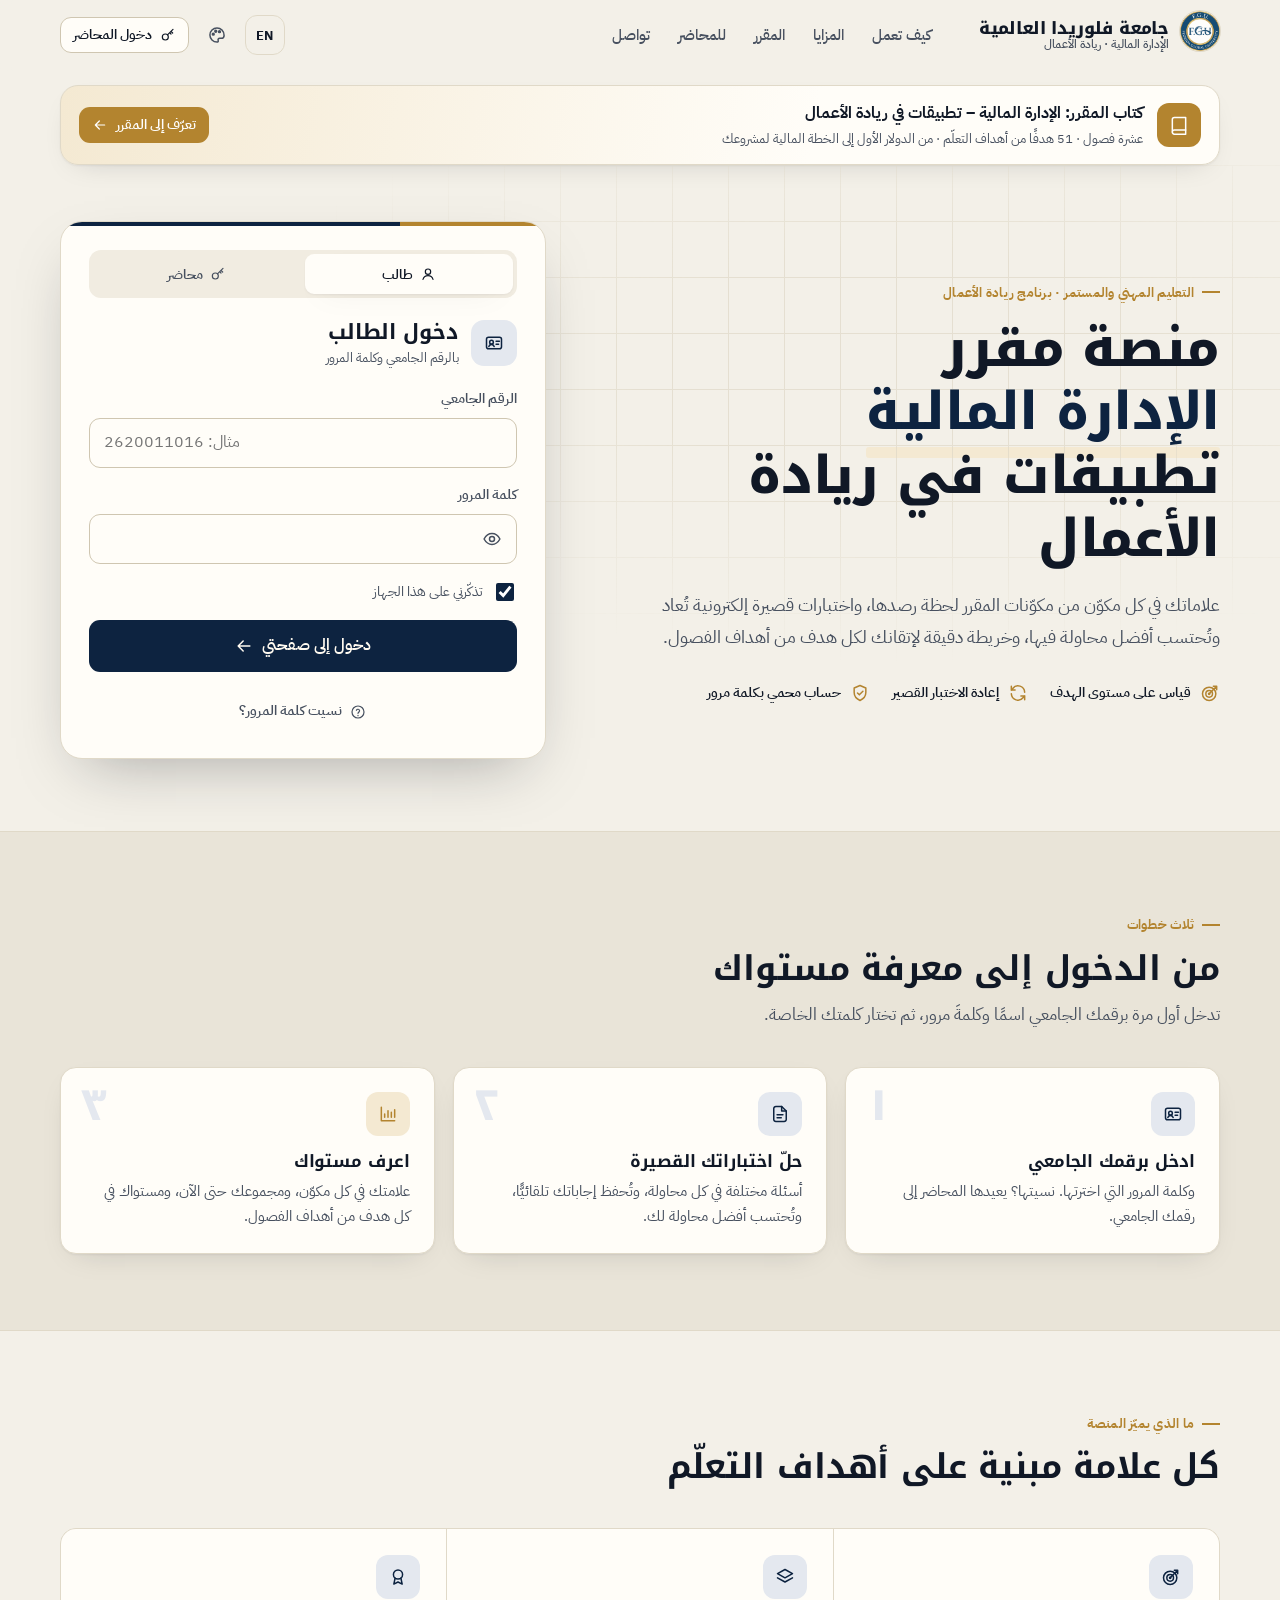
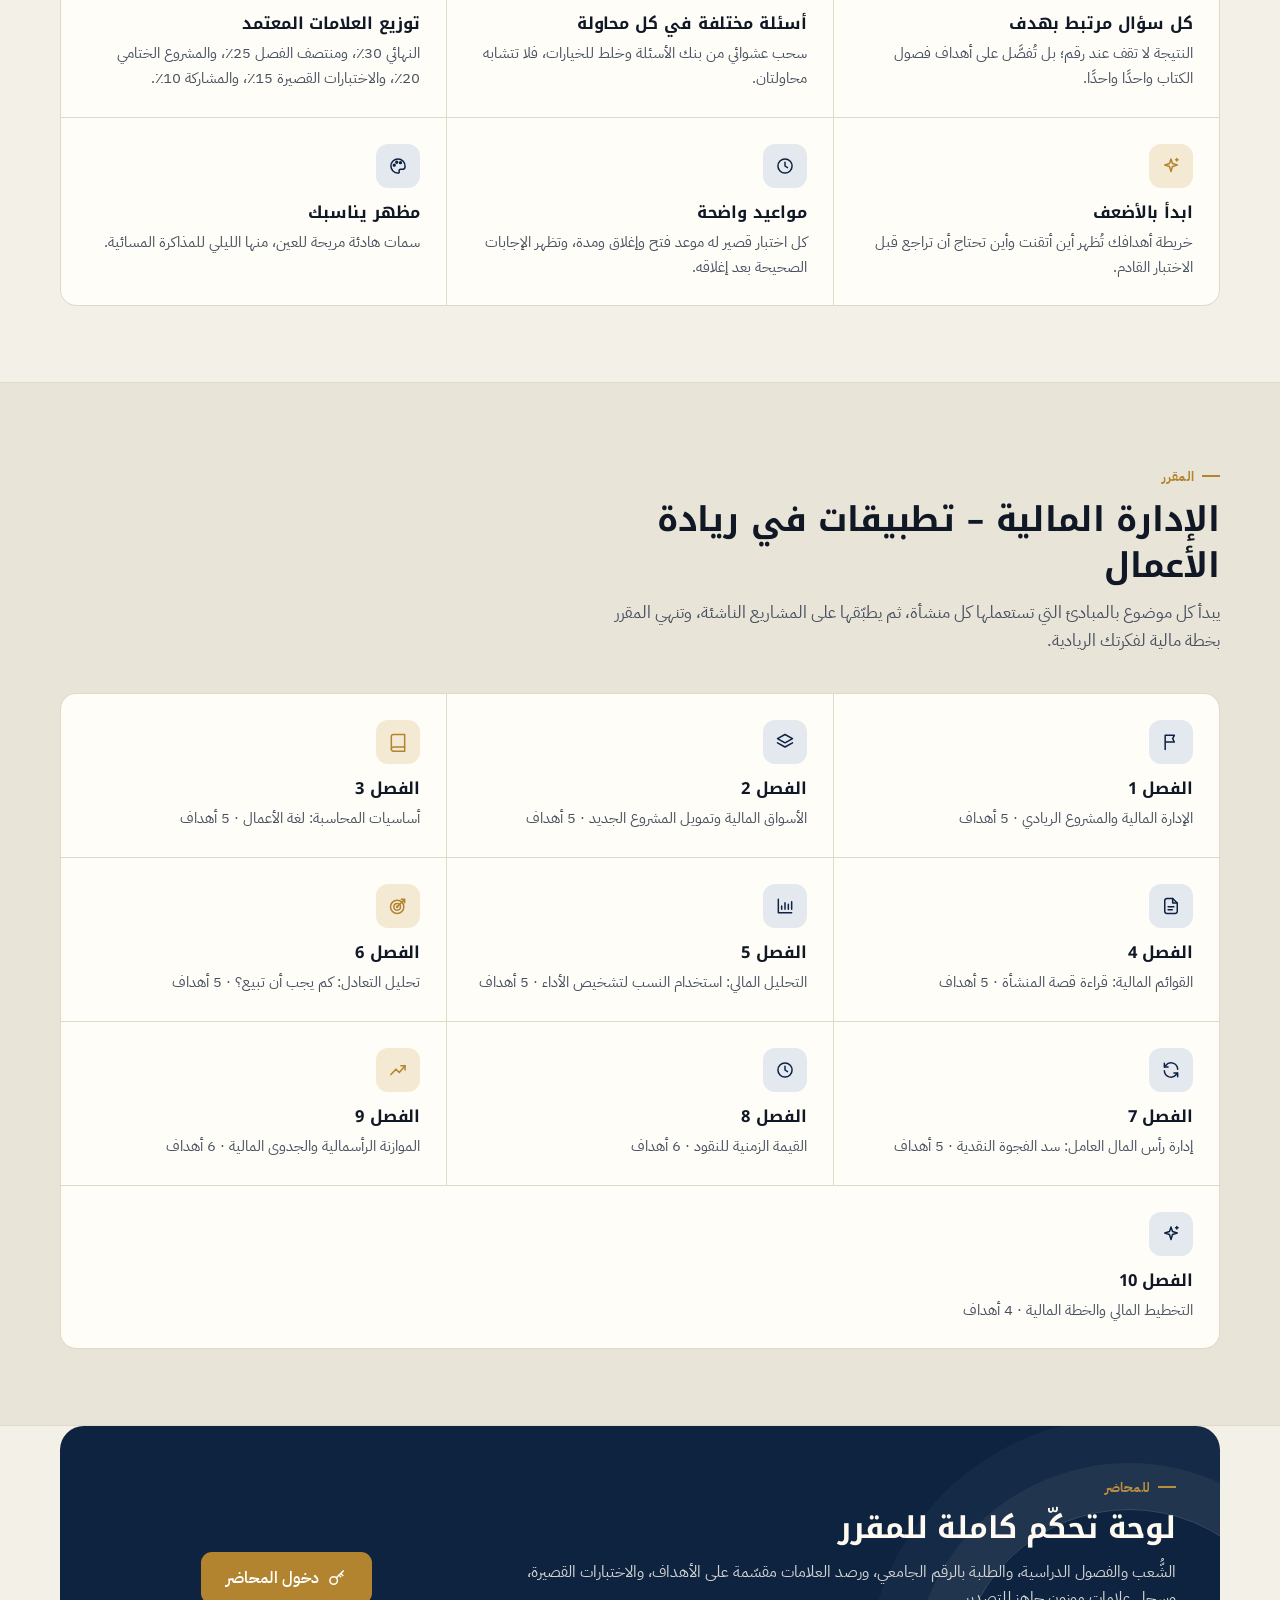
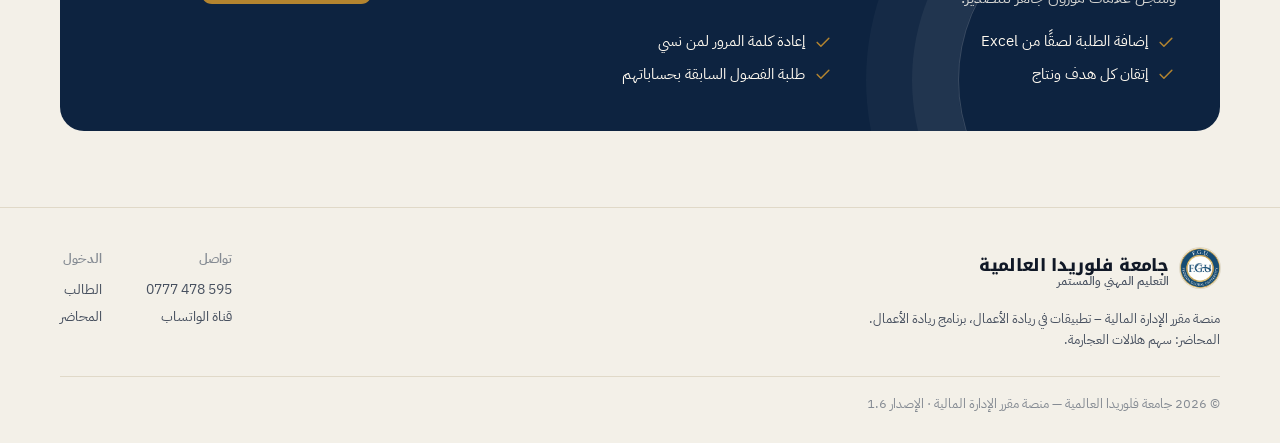
<file: index.html>
<!DOCTYPE html>
<html lang="ar" dir="rtl" data-skin="navy">
<head>
<meta charset="utf-8">
<meta http-equiv="Cache-Control" content="no-cache, must-revalidate">
<meta name="viewport" content="width=device-width, initial-scale=1, viewport-fit=cover">
<meta name="theme-color" content="#0d2340">
<meta name="description" content="منصة مقرر الإدارة المالية – تطبيقات في ريادة الأعمال، جامعة فلوريدا العالمية: علاماتك، واختباراتك القصيرة، ومدى إتقانك لكل هدف من أهداف التعلّم.">
<title>منصة مقرر الإدارة المالية — جامعة فلوريدا العالمية</title>
<link rel="icon" href="assets/favicon.png" type="image/png">
<link rel="apple-touch-icon" href="assets/icon-180.png">
<link rel="preconnect" href="https://fonts.googleapis.com">
<link rel="preconnect" href="https://fonts.gstatic.com" crossorigin>
<link href="https://fonts.googleapis.com/css2?family=IBM+Plex+Sans+Arabic:wght@400;500;600;700&family=Noto+Kufi+Arabic:wght@600;700;800&display=swap" rel="stylesheet">
<link rel="stylesheet" href="assets/brand.css?v=1.6">
<link rel="stylesheet" href="assets/fgu.css?v=1.6">
</head>
<body>

<!-- ======================= الموقع + الدخول ======================= -->
<div id="vLogin" class="hide">
  <header class="site-nav" id="siteNav"><div class="container">
    <a class="brand" href="#top"><span data-logo></span><span class="wm"><b>جامعة فلوريدا العالمية</b><span>الإدارة المالية · ريادة الأعمال</span></span></a>
    <nav aria-label="أقسام الموقع">
      <a href="#how">كيف تعمل</a><a href="#features">المزايا</a><a href="#course">المقرر</a><a href="#lecturer">للمحاضر</a><a href="#contact">تواصل</a>
    </nav>
    <div class="end">
      <button class="iconbtn langbtn" data-lang-toggle type="button">EN</button>
      <button class="iconbtn" id="skinBtnL" title="المظهر" aria-label="تغيير المظهر"><i data-ic="palette"></i></button>
      <a class="btn outline sm hide-sm" href="teacher.html"><i data-ic="key" class="sm"></i>دخول المحاضر</a>
    </div>
  </div></header>

  <section class="free-strip"><div class="container"><a href="#course">
    <span class="fs-ic"><i data-ic="book"></i></span><span class="fs-t"><b>كتاب المقرر: الإدارة المالية – تطبيقات في ريادة الأعمال</b>
    <span>عشرة فصول · 51 هدفًا من أهداف التعلّم · من الدولار الأول إلى الخطة المالية لمشروعك</span></span><span class="btn gold sm">تعرّف إلى المقرر <i data-ic="left" class="sm"></i></span></a></div></section>
  <section class="hero" id="top"><div class="container">
    <div class="reveal">
      <span class="eyebrow">التعليم المهني والمستمر · برنامج ريادة الأعمال</span>
      <h1>منصة مقرر <em>الإدارة المالية</em><br>تطبيقات في ريادة الأعمال</h1>
      <p class="lead">علاماتك في كل مكوّن من مكوّنات المقرر لحظة رصدها، واختبارات قصيرة إلكترونية تُعاد وتُحتسب أفضل محاولة فيها، وخريطة دقيقة لإتقانك لكل هدف من أهداف الفصول.</p>
      <div class="trust">
        <div><i data-ic="target"></i>قياس على مستوى الهدف</div>
        <div><i data-ic="refresh"></i>إعادة الاختبار القصير</div>
        <div><i data-ic="shield"></i>حساب محمي بكلمة مرور</div>
      </div>
    </div>

    <div class="portal reveal" id="portal">
      <div class="seg" role="tablist"><button class="on" role="tab" aria-selected="true"><i data-ic="user" class="sm"></i>طالب</button><a href="teacher.html" role="tab"><i data-ic="key" class="sm"></i>محاضر</a></div>
      <div id="loginBox">
        <div class="p-head"><div class="badge"><i data-ic="id"></i></div><div><h2>دخول الطالب</h2><div class="tiny">بالرقم الجامعي وكلمة المرور</div></div></div>
        <form id="loginForm" autocomplete="on" novalidate>
          <div id="loginErr" class="err hide" role="alert"></div>
          <label class="field"><span>الرقم الجامعي</span><input class="input mono" id="uid" name="username" autocomplete="username" dir="ltr" required placeholder="مثال: 2620011016"></label>
          <label class="field"><span>كلمة المرور</span>
            <div style="position:relative"><input class="input" id="pass" type="password" autocomplete="current-password" dir="ltr" style="padding-inline-start:46px" required>
              <button class="iconbtn" type="button" id="eye" style="position:absolute;inset-inline-start:5px;top:5px" aria-label="إظهار كلمة المرور"><i data-ic="eye"></i></button></div></label>
          <label class="check"><input type="checkbox" id="remember" checked> تذكّرني على هذا الجهاز</label>
          <button class="btn primary block lg" id="loginBtn" type="submit">دخول إلى صفحتي <i data-ic="left"></i></button>
          <div class="login-help"><button type="button" class="btn ghost sm" id="helpBtn"><i data-ic="help" class="sm"></i>نسيت كلمة المرور؟</button></div>
        </form>
      </div>
      <div id="changeBox" class="hide">
        <div class="p-head"><div class="badge"><i data-ic="lock"></i></div><div><h2>اختر كلمة مرورك</h2><div class="tiny">أول دخول، أو أُعيدت كلمة مرورك إلى رقمك الجامعي</div></div></div>
        <form id="changeForm" autocomplete="off" novalidate>
          <div id="changeErr" class="err hide" role="alert"></div>
          <p class="tiny" style="margin-bottom:12px">8 أحرف على الأقل، فيها حروف إنجليزية وأرقام، وليست رقمك الجامعي.</p>
          <label class="field" id="oldWrap"><span>كلمة المرور الحالية (رقمك الجامعي)</span><input class="input" id="oldPass" type="password" dir="ltr" autocomplete="current-password"></label>
          <label class="field"><span>كلمة المرور الجديدة</span><input class="input" id="new1" type="password" dir="ltr" autocomplete="new-password"></label>
          <label class="field"><span>أعد كتابتها</span><input class="input" id="new2" type="password" dir="ltr" autocomplete="new-password"></label>
          <button class="btn primary block lg" id="changeBtn" type="submit">حفظ ومتابعة <i data-ic="left"></i></button>
          <div class="step-dots"><i class="on"></i><i class="on"></i><i></i></div>
        </form>
      </div>
      <div id="welcomeBox" class="welcome hide" aria-live="polite">
        <div class="ok"><i data-ic="check" class="lg"></i></div>
        <h2 id="wName">أهلًا</h2><p class="muted" style="margin-top:6px">نجهّز صفحتك الآن…</p>
        <div class="step-dots"><i class="on"></i><i class="on"></i><i class="on"></i></div>
      </div>
    </div>
  </div></section>

  <section class="sec alt" id="how"><div class="container">
    <div class="sec-head reveal"><span class="eyebrow">ثلاث خطوات</span><h2>من الدخول إلى معرفة مستواك</h2><p>تدخل أول مرة برقمك الجامعي اسمًا وكلمةَ مرور، ثم تختار كلمتك الخاصة.</p></div>
    <div class="steps">
      <div class="card reveal"><div class="ibox"><i data-ic="id"></i></div><h3>ادخل برقمك الجامعي</h3><p>وكلمة المرور التي اخترتها. نسيتها؟ يعيدها المحاضر إلى رقمك الجامعي.</p></div>
      <div class="card reveal"><div class="ibox"><i data-ic="file"></i></div><h3>حلّ اختباراتك القصيرة</h3><p>أسئلة مختلفة في كل محاولة، وتُحفظ إجاباتك تلقائيًّا، وتُحتسب أفضل محاولة لك.</p></div>
      <div class="card reveal"><div class="ibox gold"><i data-ic="chart"></i></div><h3>اعرف مستواك</h3><p>علامتك في كل مكوّن، ومجموعك حتى الآن، ومستواك في كل هدف من أهداف الفصول.</p></div>
    </div>
  </div></section>

  <section class="sec" id="features"><div class="container">
    <div class="sec-head reveal"><span class="eyebrow">ما الذي يميّز المنصة</span><h2>كل علامة مبنية على أهداف التعلّم</h2></div>
    <div class="feat reveal">
      <div><div class="ibox"><i data-ic="target"></i></div><h3>كل سؤال مرتبط بهدف</h3><p>النتيجة لا تقف عند رقم؛ بل تُفصَّل على أهداف فصول الكتاب واحدًا واحدًا.</p></div>
      <div><div class="ibox"><i data-ic="layers"></i></div><h3>أسئلة مختلفة في كل محاولة</h3><p>سحب عشوائي من بنك الأسئلة وخلط للخيارات، فلا تتشابه محاولتان.</p></div>
      <div><div class="ibox"><i data-ic="award"></i></div><h3>توزيع العلامات المعتمد</h3><p>النهائي 30٪، ومنتصف الفصل 25٪، والمشروع الختامي 20٪، والاختبارات القصيرة 15٪، والمشاركة 10٪.</p></div>
      <div><div class="ibox gold"><i data-ic="spark"></i></div><h3>ابدأ بالأضعف</h3><p>خريطة أهدافك تُظهر أين أتقنت وأين تحتاج أن تراجع قبل الاختبار القادم.</p></div>
      <div><div class="ibox"><i data-ic="clock"></i></div><h3>مواعيد واضحة</h3><p>كل اختبار قصير له موعد فتح وإغلاق ومدة، وتظهر الإجابات الصحيحة بعد إغلاقه.</p></div>
      <div><div class="ibox"><i data-ic="palette"></i></div><h3>مظهر يناسبك</h3><p>سمات هادئة مريحة للعين، منها الليلي للمذاكرة المسائية.</p></div>
    </div>
  </div></section>

  <section class="sec alt" id="course"><div class="container">
    <div class="sec-head reveal"><span class="eyebrow">المقرر</span><h2>الإدارة المالية – تطبيقات في ريادة الأعمال</h2><p>يبدأ كل موضوع بالمبادئ التي تستعملها كل منشأة، ثم يطبّقها على المشاريع الناشئة، وتنهي المقرر بخطة مالية لفكرتك الريادية.</p></div>
    <div class="feat reveal" id="chapList"></div>
  </div></section>

  <section id="lecturer"><div class="container">
    <div class="band reveal">
      <div><span class="eyebrow" style="color:var(--gold)">للمحاضر</span><h2 style="margin-top:10px">لوحة تحكّم كاملة للمقرر</h2>
        <p>الشُّعب والفصول الدراسية، والطلبة بالرقم الجامعي، ورصد العلامات مقسّمة على الأهداف، والاختبارات القصيرة، وسجل علامات موزون جاهز للتصدير.</p>
        <ul><li><i data-ic="check"></i>إضافة الطلبة لصقًا من Excel</li><li><i data-ic="check"></i>إعادة كلمة المرور لمن نسي</li>
            <li><i data-ic="check"></i>إتقان كل هدف ونتاج</li><li><i data-ic="check"></i>طلبة الفصول السابقة بحساباتهم</li></ul></div>
      <div style="text-align:center"><a class="btn gold lg" href="teacher.html"><i data-ic="key"></i>دخول المحاضر</a></div>
    </div>
  </div></section>

  <footer class="site-foot" id="contact"><div class="container">
    <div style="max-width:380px">
      <a class="brand" href="#top"><span data-logo></span><span class="wm"><b>جامعة فلوريدا العالمية</b><span>التعليم المهني والمستمر</span></span></a>
      <p class="tiny" style="margin-top:12px">منصة مقرر الإدارة المالية – تطبيقات في ريادة الأعمال، برنامج ريادة الأعمال. المحاضر: سهم هلالات العجارمة.</p>
    </div>
    <div class="cols">
      <div><b>تواصل</b><a href="tel:0777478595" dir="ltr" style="text-align:right">0777 478 595</a><a href="https://whatsapp.com/channel/0029VbDEOn26hENv5mIE1m0L" target="_blank" rel="noopener">قناة الواتساب</a></div>
      <div><b>الدخول</b><a href="#portal">الطالب</a><a href="teacher.html">المحاضر</a></div>
    </div>
    <div class="copy">© <span id="yr"></span> جامعة فلوريدا العالمية — منصة مقرر الإدارة المالية · الإصدار 1.6</div>
  </div></footer>
</div>

<!-- ======================= لوحة الطالب ======================= -->
<div id="vHome" class="hide">
  <header class="appbar"><div class="container">
    <a class="brand" href="#" id="homeLink"><span data-logo></span><span class="wm"><b>جامعة فلوريدا العالمية</b><span>صفحة الطالب</span></span></a>
    <div class="who"><b id="hName">—</b><span class="avatar" id="hAv">—</span></div>
    <button class="iconbtn langbtn" data-lang-toggle type="button">EN</button>
    <button class="iconbtn" id="refreshBtn" title="تحديث" aria-label="تحديث"><i data-ic="refresh"></i></button>
    <button class="iconbtn" id="skinBtn" title="المظهر" aria-label="تغيير المظهر"><i data-ic="palette"></i></button>
    <button class="iconbtn" id="logoutBtn" title="خروج" aria-label="تسجيل الخروج"><i data-ic="logout"></i></button>
  </div></header>
  <main class="dash container" id="dash"></main>
</div>

<!-- ======================= الاختبار ======================= -->
<section id="vExam" class="hide noselect">
  <div class="exam-top"><div class="container">
    <div class="grow"><div style="font-weight:700;font-family:var(--f-disp)" id="xTitle"></div>
      <div class="tiny"><span id="xProg"></span> · <span id="xSaved">—</span></div></div>
    <div class="timer mono" id="xTimer">--:--</div>
  </div>
  <div class="bar"><i id="xBar" style="width:0"></i></div></div>
  <div class="xwarn hide" id="xWarn" role="alertdialog"></div>
  <main class="exam-main">
    <div class="card qcard" id="xCard"></div>
    <div class="row sp" style="margin-top:14px">
      <button class="btn outline" id="xPrev"><i data-ic="right" class="sm"></i>السابق</button>
      <button class="btn ghost sm" id="xFlag"><i data-ic="flag" class="sm"></i>علّم للمراجعة</button>
      <button class="btn primary" id="xNext">التالي<i data-ic="left" class="sm"></i></button>
    </div>
    <div class="card pad" style="margin-top:16px">
      <div class="row sp" style="margin-bottom:12px"><b style="font-size:14px">خريطة الأسئلة</b>
        <span class="tiny"><span style="color:var(--accent)">■</span> مُجاب · <span style="color:var(--gold)">●</span> معلَّم</span></div>
      <div class="qnav" id="xNav"></div>
      <button class="btn primary block lg" id="xSubmit" style="margin-top:16px">تسليم الإجابات</button>
    </div>
  </main>
</section>

<!-- ======================= النتيجة ======================= -->
<section id="vResult" class="hide">
  <header class="appbar"><div class="container"><span data-logo class="brand"></span><h2 id="rTitle" style="font-size:18px">النتيجة</h2></div></header>
  <main class="exam-main"><div id="rBody"></div>
    <button class="btn primary block lg" id="rBack" style="margin-top:16px">العودة إلى صفحتي</button></main>
</section>

<script src="assets/config.js?v=1.6"></script>
<script src="assets/icons.js?v=1.6"></script>
<script src="assets/common.js?v=1.6"></script>
<script src="assets/f-core.js?v=1.6"></script>
<script src="assets/f-i18n.js?v=1.6"></script>
<script src="assets/f-files.js?v=1.6"></script>
<script src="assets/f-student.js?v=1.6"></script>
</body>
</html>
</file>
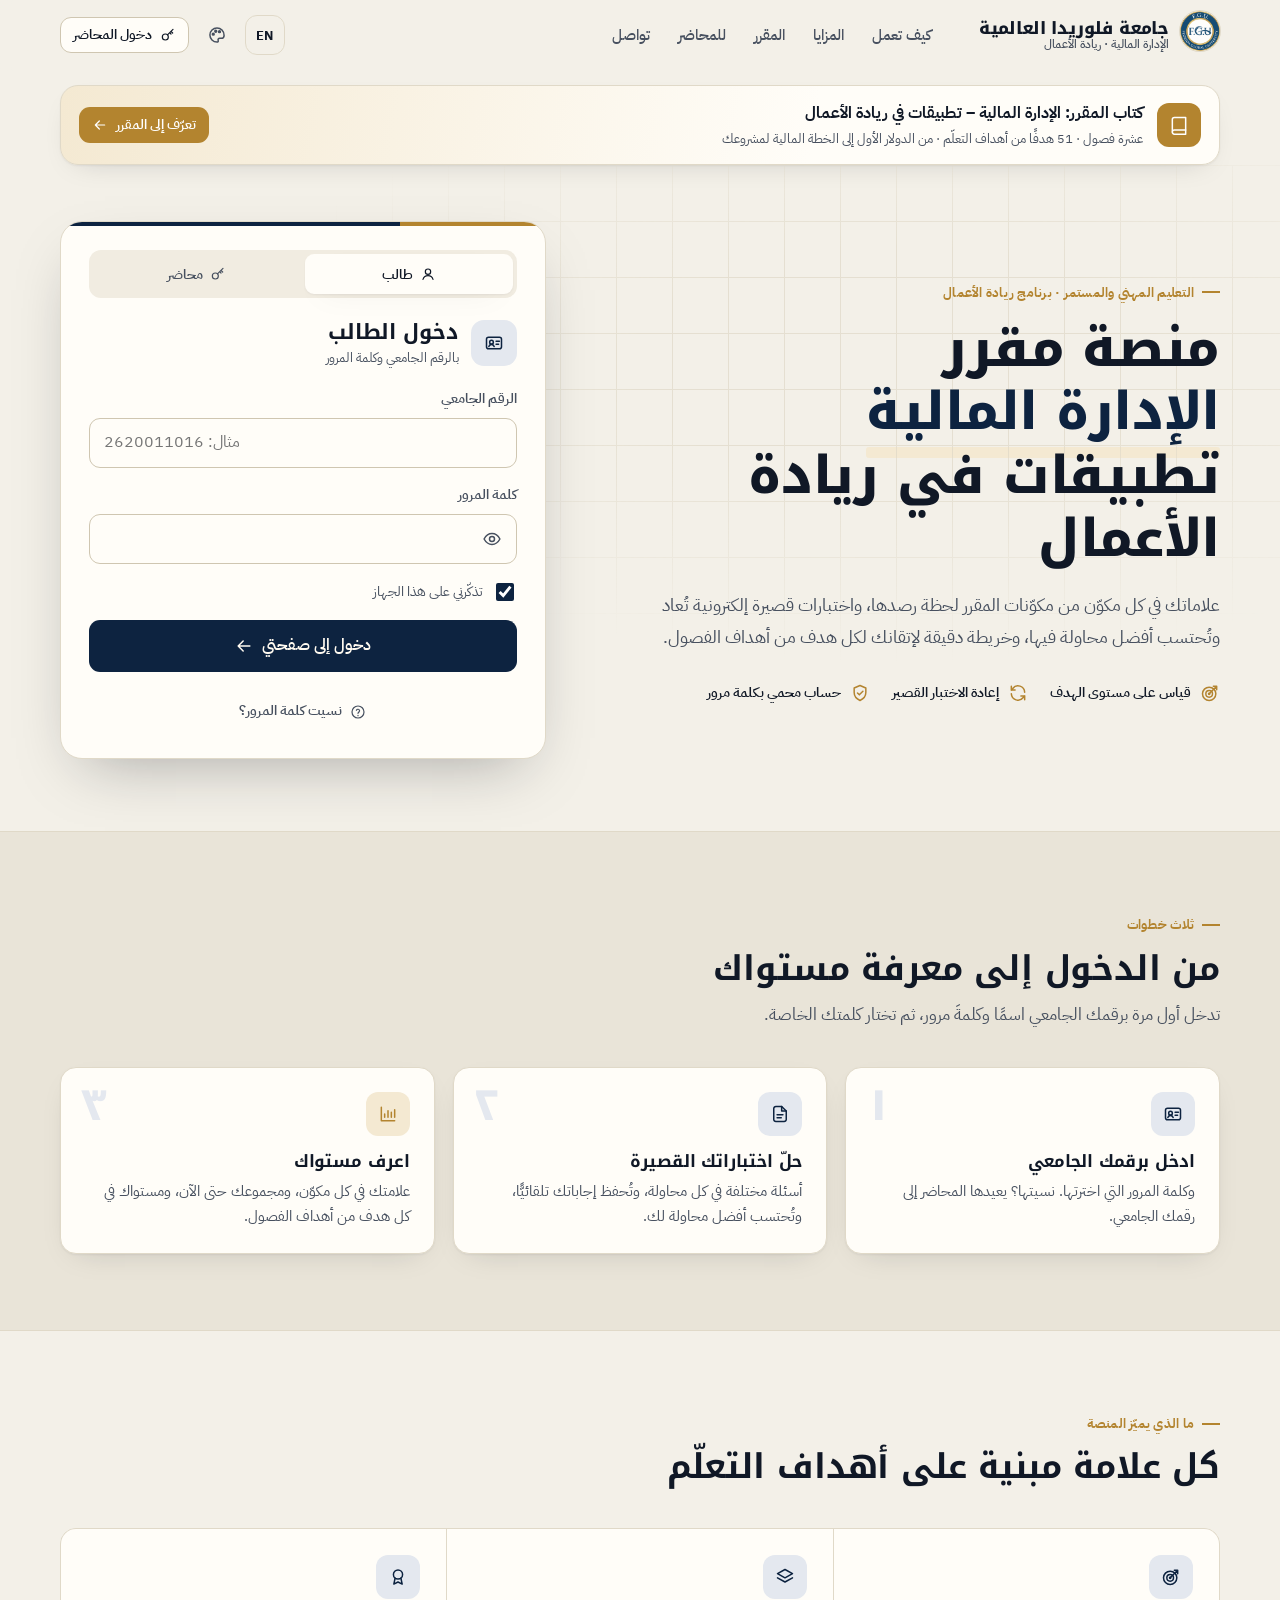
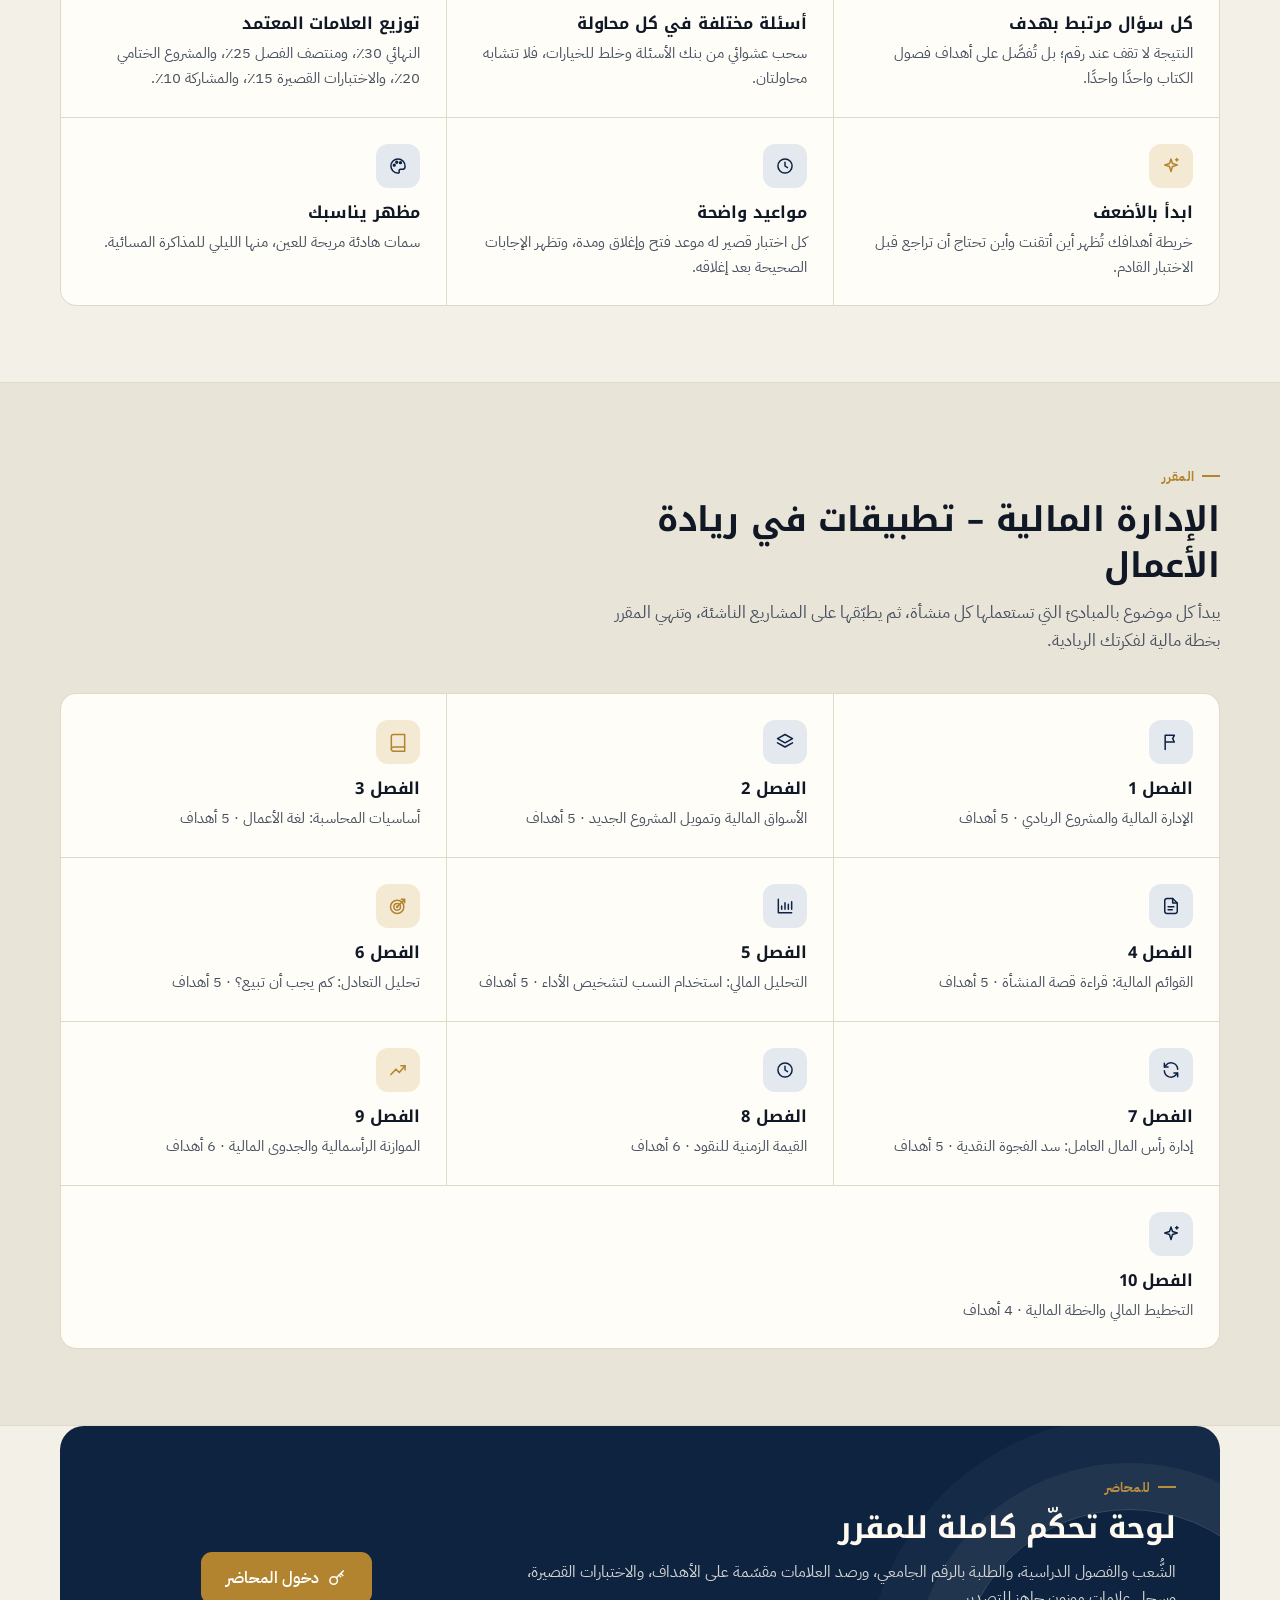
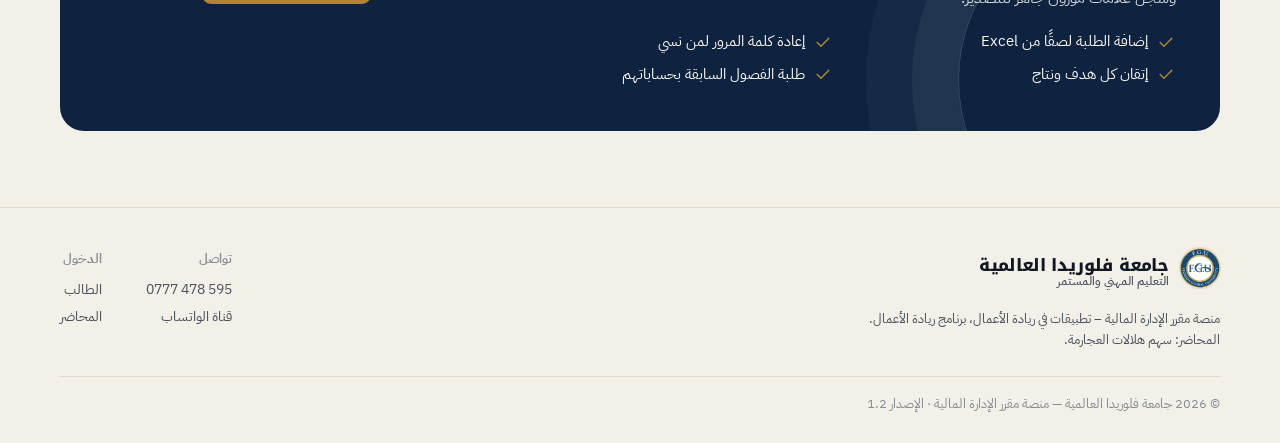
<file: index (2).html>
<!DOCTYPE html>
<html lang="ar" dir="rtl" data-skin="navy">
<head>
<meta charset="utf-8">
<meta http-equiv="Cache-Control" content="no-cache, must-revalidate">
<meta name="viewport" content="width=device-width, initial-scale=1, viewport-fit=cover">
<meta name="theme-color" content="#0d2340">
<meta name="description" content="منصة مقرر الإدارة المالية – تطبيقات في ريادة الأعمال، جامعة فلوريدا العالمية: علاماتك، واختباراتك القصيرة، ومدى إتقانك لكل هدف من أهداف التعلّم.">
<title>منصة مقرر الإدارة المالية — جامعة فلوريدا العالمية</title>
<link rel="icon" href="assets/favicon.png" type="image/png">
<link rel="apple-touch-icon" href="assets/icon-180.png">
<link rel="preconnect" href="https://fonts.googleapis.com">
<link rel="preconnect" href="https://fonts.gstatic.com" crossorigin>
<link href="https://fonts.googleapis.com/css2?family=IBM+Plex+Sans+Arabic:wght@400;500;600;700&family=Noto+Kufi+Arabic:wght@600;700;800&display=swap" rel="stylesheet">
<link rel="stylesheet" href="assets/brand.css?v=1.2">
<link rel="stylesheet" href="assets/fgu.css?v=1.2">
</head>
<body>

<!-- ======================= الموقع + الدخول ======================= -->
<div id="vLogin" class="hide">
  <header class="site-nav" id="siteNav"><div class="container">
    <a class="brand" href="#top"><span data-logo></span><span class="wm"><b>جامعة فلوريدا العالمية</b><span>الإدارة المالية · ريادة الأعمال</span></span></a>
    <nav aria-label="أقسام الموقع">
      <a href="#how">كيف تعمل</a><a href="#features">المزايا</a><a href="#course">المقرر</a><a href="#lecturer">للمحاضر</a><a href="#contact">تواصل</a>
    </nav>
    <div class="end">
      <button class="iconbtn langbtn" data-lang-toggle type="button">EN</button>
      <button class="iconbtn" id="skinBtnL" title="المظهر" aria-label="تغيير المظهر"><i data-ic="palette"></i></button>
      <a class="btn outline sm hide-sm" href="teacher.html"><i data-ic="key" class="sm"></i>دخول المحاضر</a>
    </div>
  </div></header>

  <section class="free-strip"><div class="container"><a href="#course">
    <span class="fs-ic"><i data-ic="book"></i></span><span class="fs-t"><b>كتاب المقرر: الإدارة المالية – تطبيقات في ريادة الأعمال</b>
    <span>عشرة فصول · 51 هدفًا من أهداف التعلّم · من الدولار الأول إلى الخطة المالية لمشروعك</span></span><span class="btn gold sm">تعرّف إلى المقرر <i data-ic="left" class="sm"></i></span></a></div></section>
  <section class="hero" id="top"><div class="container">
    <div class="reveal">
      <span class="eyebrow">التعليم المهني والمستمر · برنامج ريادة الأعمال</span>
      <h1>منصة مقرر <em>الإدارة المالية</em><br>تطبيقات في ريادة الأعمال</h1>
      <p class="lead">علاماتك في كل مكوّن من مكوّنات المقرر لحظة رصدها، واختبارات قصيرة إلكترونية تُعاد وتُحتسب أفضل محاولة فيها، وخريطة دقيقة لإتقانك لكل هدف من أهداف الفصول.</p>
      <div class="trust">
        <div><i data-ic="target"></i>قياس على مستوى الهدف</div>
        <div><i data-ic="refresh"></i>إعادة الاختبار القصير</div>
        <div><i data-ic="shield"></i>حساب محمي بكلمة مرور</div>
      </div>
    </div>

    <div class="portal reveal" id="portal">
      <div class="seg" role="tablist"><button class="on" role="tab" aria-selected="true"><i data-ic="user" class="sm"></i>طالب</button><a href="teacher.html" role="tab"><i data-ic="key" class="sm"></i>محاضر</a></div>
      <div id="loginBox">
        <div class="p-head"><div class="badge"><i data-ic="id"></i></div><div><h2>دخول الطالب</h2><div class="tiny">بالرقم الجامعي وكلمة المرور</div></div></div>
        <form id="loginForm" autocomplete="on" novalidate>
          <div id="loginErr" class="err hide" role="alert"></div>
          <label class="field"><span>الرقم الجامعي</span><input class="input mono" id="uid" name="username" autocomplete="username" dir="ltr" required placeholder="مثال: 2620011016"></label>
          <label class="field"><span>كلمة المرور</span>
            <div style="position:relative"><input class="input" id="pass" type="password" autocomplete="current-password" dir="ltr" style="padding-inline-start:46px" required>
              <button class="iconbtn" type="button" id="eye" style="position:absolute;inset-inline-start:5px;top:5px" aria-label="إظهار كلمة المرور"><i data-ic="eye"></i></button></div></label>
          <label class="check"><input type="checkbox" id="remember" checked> تذكّرني على هذا الجهاز</label>
          <button class="btn primary block lg" id="loginBtn" type="submit">دخول إلى صفحتي <i data-ic="left"></i></button>
          <div class="login-help"><button type="button" class="btn ghost sm" id="helpBtn"><i data-ic="help" class="sm"></i>نسيت كلمة المرور؟</button></div>
        </form>
      </div>
      <div id="changeBox" class="hide">
        <div class="p-head"><div class="badge"><i data-ic="lock"></i></div><div><h2>اختر كلمة مرورك</h2><div class="tiny">أول دخول، أو أُعيدت كلمة مرورك إلى رقمك الجامعي</div></div></div>
        <form id="changeForm" autocomplete="off" novalidate>
          <div id="changeErr" class="err hide" role="alert"></div>
          <p class="tiny" style="margin-bottom:12px">8 أحرف على الأقل، فيها حروف إنجليزية وأرقام، وليست رقمك الجامعي.</p>
          <label class="field" id="oldWrap"><span>كلمة المرور الحالية (رقمك الجامعي)</span><input class="input" id="oldPass" type="password" dir="ltr" autocomplete="current-password"></label>
          <label class="field"><span>كلمة المرور الجديدة</span><input class="input" id="new1" type="password" dir="ltr" autocomplete="new-password"></label>
          <label class="field"><span>أعد كتابتها</span><input class="input" id="new2" type="password" dir="ltr" autocomplete="new-password"></label>
          <button class="btn primary block lg" id="changeBtn" type="submit">حفظ ومتابعة <i data-ic="left"></i></button>
          <div class="step-dots"><i class="on"></i><i class="on"></i><i></i></div>
        </form>
      </div>
      <div id="welcomeBox" class="welcome hide" aria-live="polite">
        <div class="ok"><i data-ic="check" class="lg"></i></div>
        <h2 id="wName">أهلًا</h2><p class="muted" style="margin-top:6px">نجهّز صفحتك الآن…</p>
        <div class="step-dots"><i class="on"></i><i class="on"></i><i class="on"></i></div>
      </div>
    </div>
  </div></section>

  <section class="sec alt" id="how"><div class="container">
    <div class="sec-head reveal"><span class="eyebrow">ثلاث خطوات</span><h2>من الدخول إلى معرفة مستواك</h2><p>تدخل أول مرة برقمك الجامعي اسمًا وكلمةَ مرور، ثم تختار كلمتك الخاصة.</p></div>
    <div class="steps">
      <div class="card reveal"><div class="ibox"><i data-ic="id"></i></div><h3>ادخل برقمك الجامعي</h3><p>وكلمة المرور التي اخترتها. نسيتها؟ يعيدها المحاضر إلى رقمك الجامعي.</p></div>
      <div class="card reveal"><div class="ibox"><i data-ic="file"></i></div><h3>حلّ اختباراتك القصيرة</h3><p>أسئلة مختلفة في كل محاولة، وتُحفظ إجاباتك تلقائيًّا، وتُحتسب أفضل محاولة لك.</p></div>
      <div class="card reveal"><div class="ibox gold"><i data-ic="chart"></i></div><h3>اعرف مستواك</h3><p>علامتك في كل مكوّن، ومجموعك حتى الآن، ومستواك في كل هدف من أهداف الفصول.</p></div>
    </div>
  </div></section>

  <section class="sec" id="features"><div class="container">
    <div class="sec-head reveal"><span class="eyebrow">ما الذي يميّز المنصة</span><h2>كل علامة مبنية على أهداف التعلّم</h2></div>
    <div class="feat reveal">
      <div><div class="ibox"><i data-ic="target"></i></div><h3>كل سؤال مرتبط بهدف</h3><p>النتيجة لا تقف عند رقم؛ بل تُفصَّل على أهداف فصول الكتاب واحدًا واحدًا.</p></div>
      <div><div class="ibox"><i data-ic="layers"></i></div><h3>أسئلة مختلفة في كل محاولة</h3><p>سحب عشوائي من بنك الأسئلة وخلط للخيارات، فلا تتشابه محاولتان.</p></div>
      <div><div class="ibox"><i data-ic="award"></i></div><h3>توزيع العلامات المعتمد</h3><p>النهائي 30٪، ومنتصف الفصل 25٪، والمشروع الختامي 20٪، والاختبارات القصيرة 15٪، والمشاركة 10٪.</p></div>
      <div><div class="ibox gold"><i data-ic="spark"></i></div><h3>ابدأ بالأضعف</h3><p>خريطة أهدافك تُظهر أين أتقنت وأين تحتاج أن تراجع قبل الاختبار القادم.</p></div>
      <div><div class="ibox"><i data-ic="clock"></i></div><h3>مواعيد واضحة</h3><p>كل اختبار قصير له موعد فتح وإغلاق ومدة، وتظهر الإجابات الصحيحة بعد إغلاقه.</p></div>
      <div><div class="ibox"><i data-ic="palette"></i></div><h3>مظهر يناسبك</h3><p>سمات هادئة مريحة للعين، منها الليلي للمذاكرة المسائية.</p></div>
    </div>
  </div></section>

  <section class="sec alt" id="course"><div class="container">
    <div class="sec-head reveal"><span class="eyebrow">المقرر</span><h2>الإدارة المالية – تطبيقات في ريادة الأعمال</h2><p>يبدأ كل موضوع بالمبادئ التي تستعملها كل منشأة، ثم يطبّقها على المشاريع الناشئة، وتنهي المقرر بخطة مالية لفكرتك الريادية.</p></div>
    <div class="feat reveal" id="chapList"></div>
  </div></section>

  <section id="lecturer"><div class="container">
    <div class="band reveal">
      <div><span class="eyebrow" style="color:var(--gold)">للمحاضر</span><h2 style="margin-top:10px">لوحة تحكّم كاملة للمقرر</h2>
        <p>الشُّعب والفصول الدراسية، والطلبة بالرقم الجامعي، ورصد العلامات مقسّمة على الأهداف، والاختبارات القصيرة، وسجل علامات موزون جاهز للتصدير.</p>
        <ul><li><i data-ic="check"></i>إضافة الطلبة لصقًا من Excel</li><li><i data-ic="check"></i>إعادة كلمة المرور لمن نسي</li>
            <li><i data-ic="check"></i>إتقان كل هدف ونتاج</li><li><i data-ic="check"></i>طلبة الفصول السابقة بحساباتهم</li></ul></div>
      <div style="text-align:center"><a class="btn gold lg" href="teacher.html"><i data-ic="key"></i>دخول المحاضر</a></div>
    </div>
  </div></section>

  <footer class="site-foot" id="contact"><div class="container">
    <div style="max-width:380px">
      <a class="brand" href="#top"><span data-logo></span><span class="wm"><b>جامعة فلوريدا العالمية</b><span>التعليم المهني والمستمر</span></span></a>
      <p class="tiny" style="margin-top:12px">منصة مقرر الإدارة المالية – تطبيقات في ريادة الأعمال، برنامج ريادة الأعمال. المحاضر: سهم هلالات العجارمة.</p>
    </div>
    <div class="cols">
      <div><b>تواصل</b><a href="tel:0777478595" dir="ltr" style="text-align:right">0777 478 595</a><a href="https://whatsapp.com/channel/0029VbDEOn26hENv5mIE1m0L" target="_blank" rel="noopener">قناة الواتساب</a></div>
      <div><b>الدخول</b><a href="#portal">الطالب</a><a href="teacher.html">المحاضر</a></div>
    </div>
    <div class="copy">© <span id="yr"></span> جامعة فلوريدا العالمية — منصة مقرر الإدارة المالية · الإصدار 1.2</div>
  </div></footer>
</div>

<!-- ======================= لوحة الطالب ======================= -->
<div id="vHome" class="hide">
  <header class="appbar"><div class="container">
    <a class="brand" href="#" id="homeLink"><span data-logo></span><span class="wm"><b>جامعة فلوريدا العالمية</b><span>صفحة الطالب</span></span></a>
    <div class="who"><b id="hName">—</b><span class="avatar" id="hAv">—</span></div>
    <button class="iconbtn langbtn" data-lang-toggle type="button">EN</button>
    <button class="iconbtn" id="refreshBtn" title="تحديث" aria-label="تحديث"><i data-ic="refresh"></i></button>
    <button class="iconbtn" id="skinBtn" title="المظهر" aria-label="تغيير المظهر"><i data-ic="palette"></i></button>
    <button class="iconbtn" id="logoutBtn" title="خروج" aria-label="تسجيل الخروج"><i data-ic="logout"></i></button>
  </div></header>
  <main class="dash container" id="dash"></main>
</div>

<!-- ======================= الاختبار ======================= -->
<section id="vExam" class="hide noselect">
  <div class="exam-top"><div class="container">
    <div class="grow"><div style="font-weight:700;font-family:var(--f-disp)" id="xTitle"></div>
      <div class="tiny"><span id="xProg"></span> · <span id="xSaved">—</span></div></div>
    <div class="timer mono" id="xTimer">--:--</div>
  </div>
  <div class="bar"><i id="xBar" style="width:0"></i></div></div>
  <main class="exam-main">
    <div class="card qcard" id="xCard"></div>
    <div class="row sp" style="margin-top:14px">
      <button class="btn outline" id="xPrev"><i data-ic="right" class="sm"></i>السابق</button>
      <button class="btn ghost sm" id="xFlag"><i data-ic="flag" class="sm"></i>علّم للمراجعة</button>
      <button class="btn primary" id="xNext">التالي<i data-ic="left" class="sm"></i></button>
    </div>
    <div class="card pad" style="margin-top:16px">
      <div class="row sp" style="margin-bottom:12px"><b style="font-size:14px">خريطة الأسئلة</b>
        <span class="tiny"><span style="color:var(--accent)">■</span> مُجاب · <span style="color:var(--gold)">●</span> معلَّم</span></div>
      <div class="qnav" id="xNav"></div>
      <button class="btn primary block lg" id="xSubmit" style="margin-top:16px">تسليم الإجابات</button>
    </div>
  </main>
</section>

<!-- ======================= النتيجة ======================= -->
<section id="vResult" class="hide">
  <header class="appbar"><div class="container"><span data-logo class="brand"></span><h2 id="rTitle" style="font-size:18px">النتيجة</h2></div></header>
  <main class="exam-main"><div id="rBody"></div>
    <button class="btn primary block lg" id="rBack" style="margin-top:16px">العودة إلى صفحتي</button></main>
</section>

<script src="assets/config.js?v=1.2"></script>
<script src="assets/icons.js?v=1.2"></script>
<script src="assets/common.js?v=1.2"></script>
<script src="assets/f-core.js?v=1.2"></script>
<script src="assets/f-i18n.js?v=1.2"></script>
<script src="assets/f-student.js?v=1.2.1"></script>
</body>
</html>
</file>
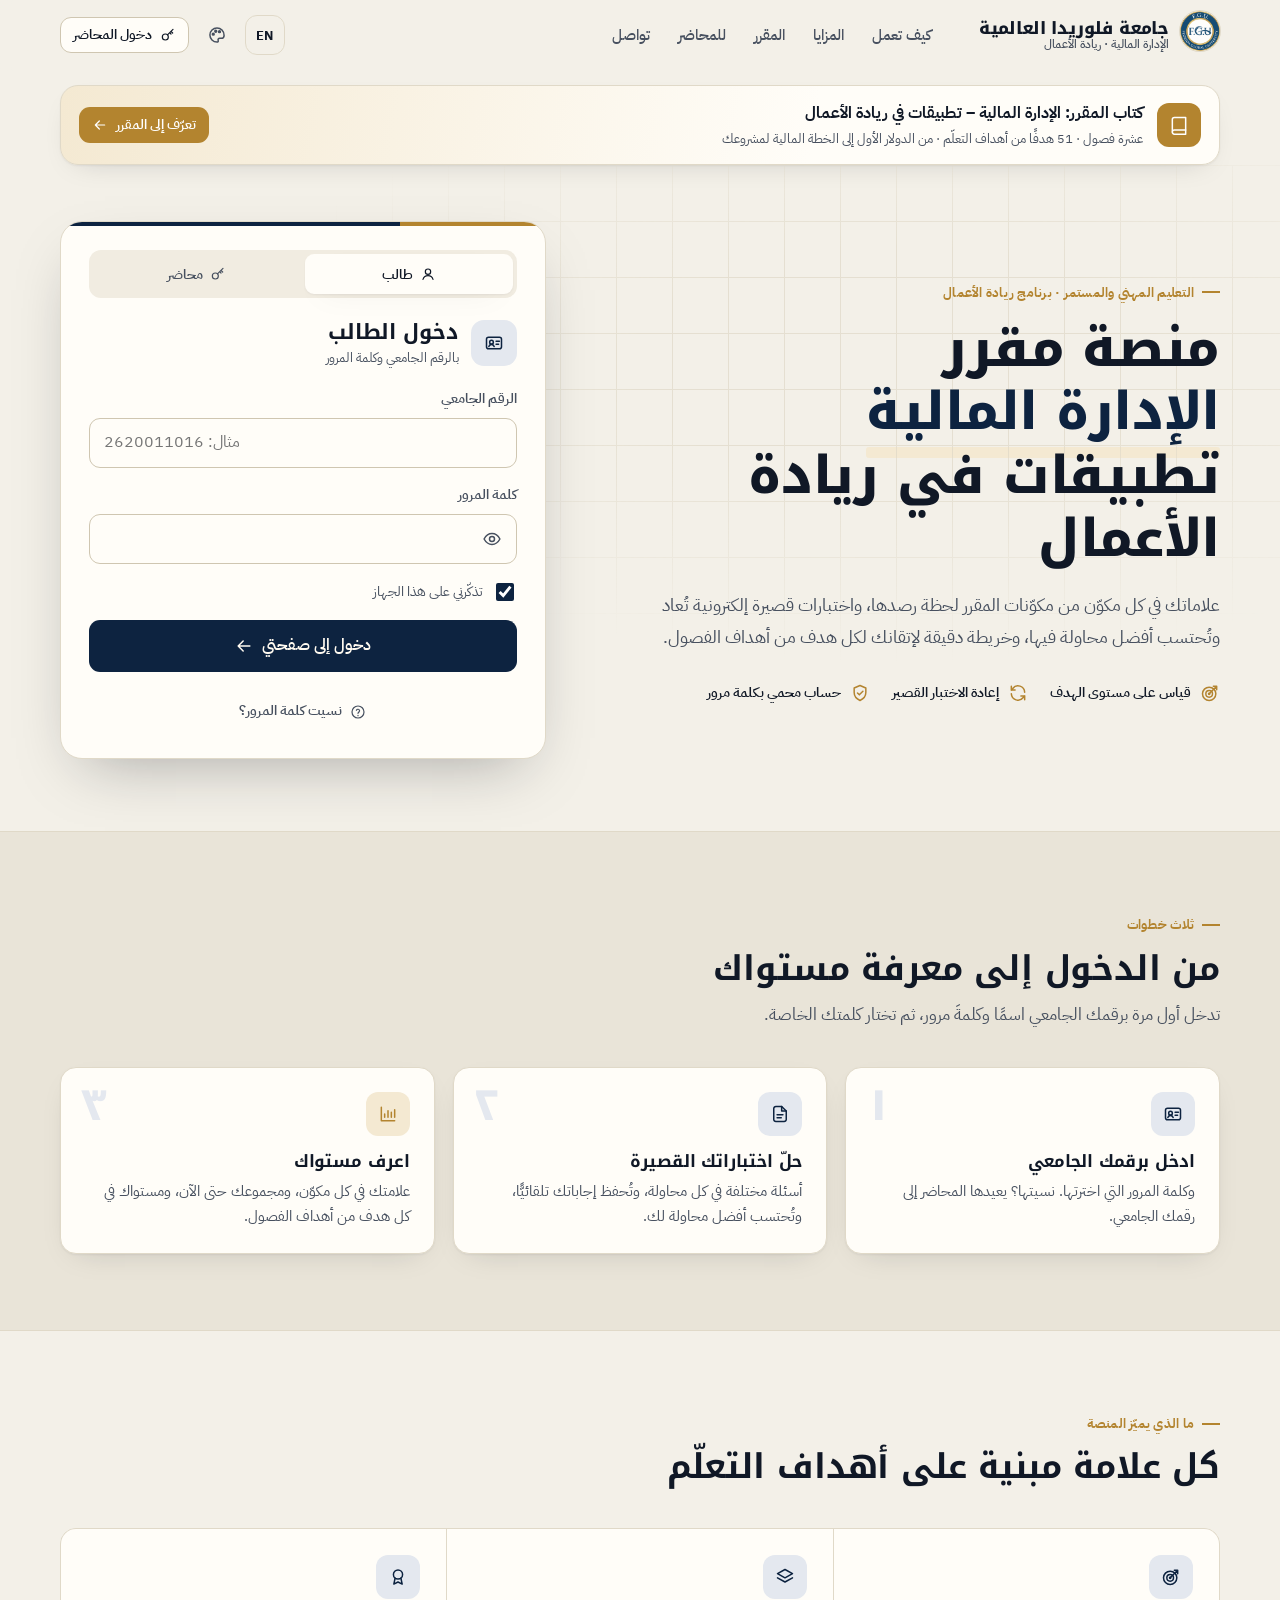
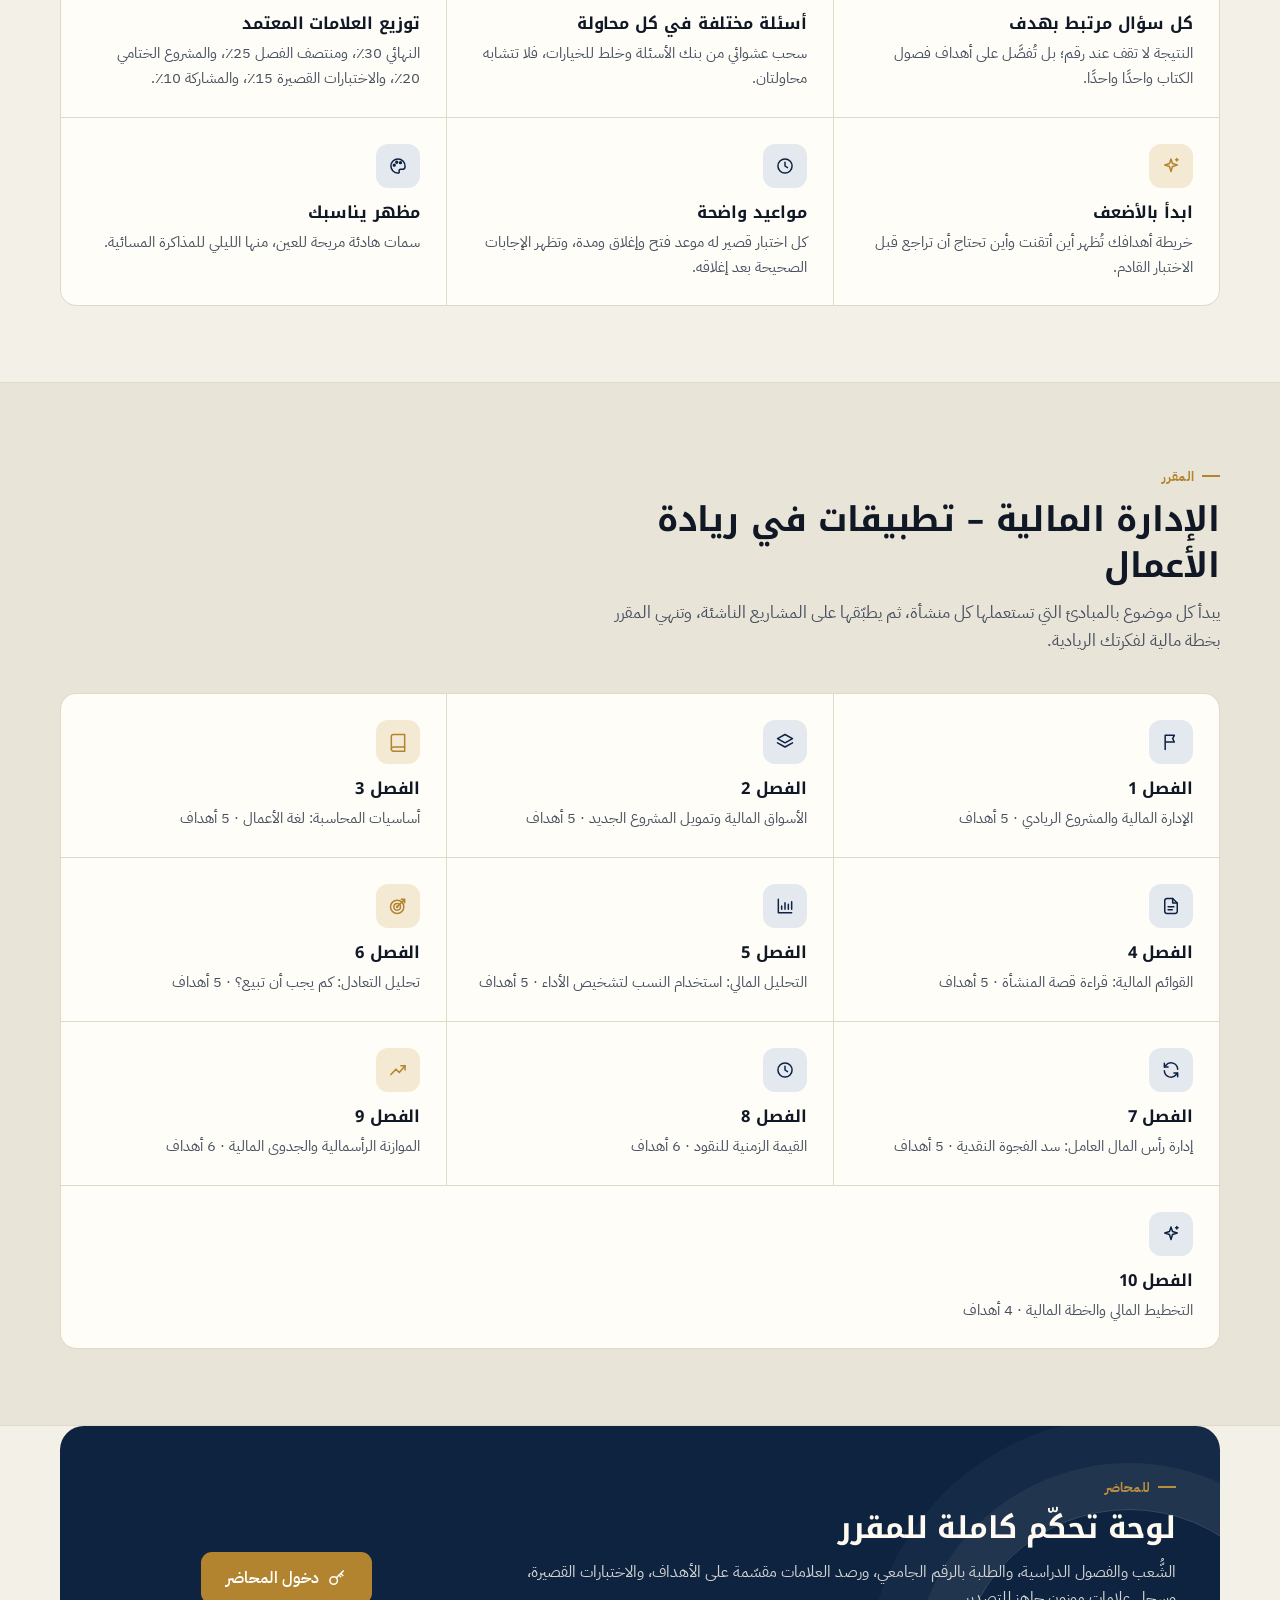
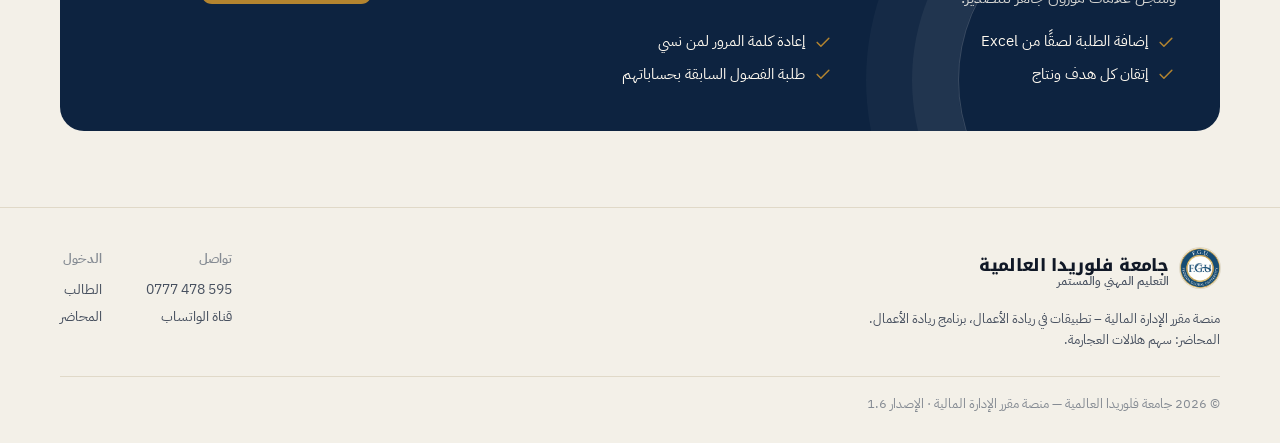
<file: student.html>
<!DOCTYPE html>
<html lang="ar" dir="rtl"><head><meta charset="utf-8"><meta http-equiv="refresh" content="0; url=index.html"><title>منصة مقرر الإدارة المالية</title></head>
<body><script>location.replace("index.html" + location.hash);</script><a href="index.html">الانتقال إلى صفحة الطالب</a></body></html>
</file>
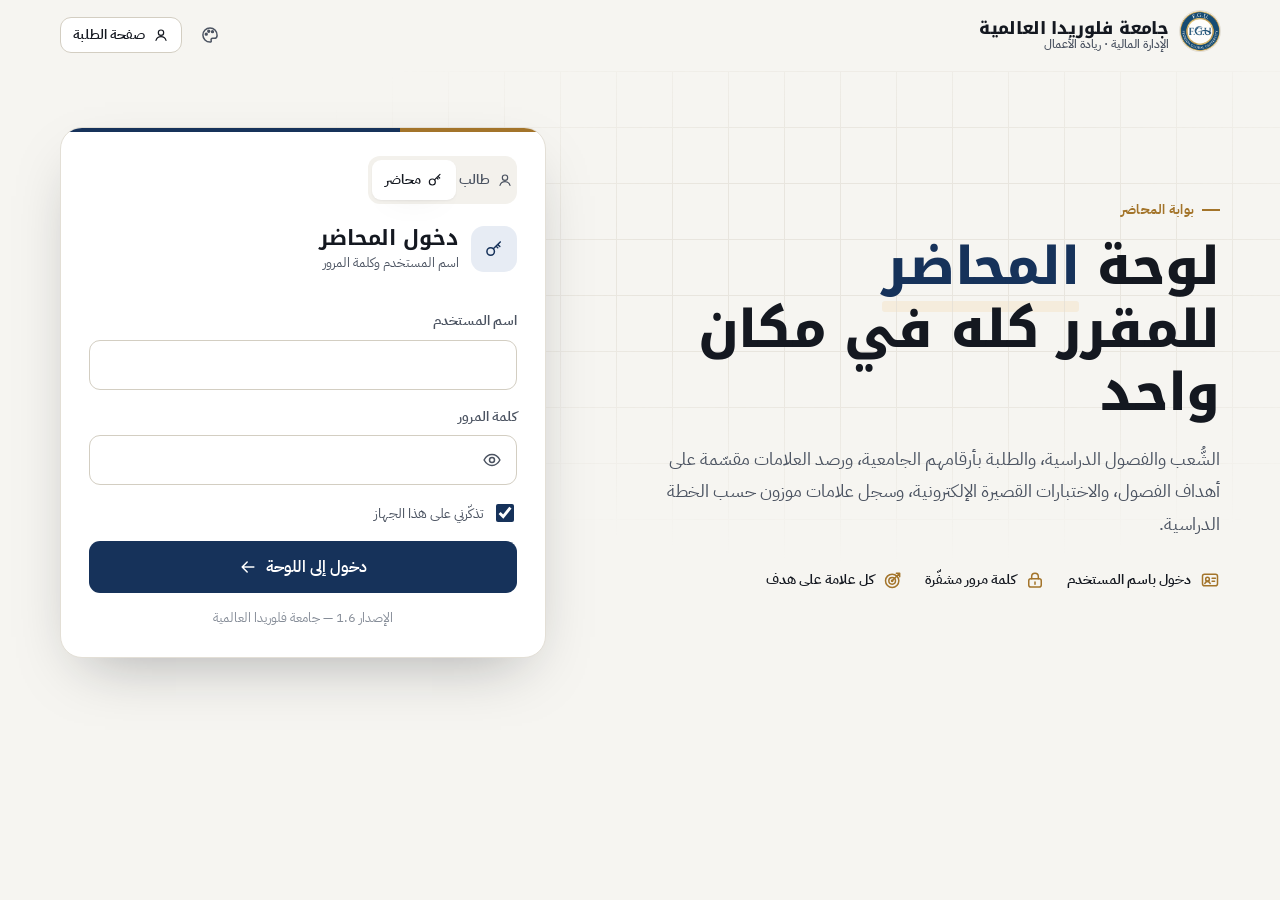
<file: teacher.html>
<!DOCTYPE html>
<html lang="ar" dir="rtl" data-skin="white">
<head>
<meta charset="utf-8">
<meta http-equiv="Cache-Control" content="no-cache, must-revalidate">
<meta name="viewport" content="width=device-width, initial-scale=1, viewport-fit=cover">
<meta name="theme-color" content="#16325a">
<title>لوحة المحاضر — منصة مقرر الإدارة المالية · جامعة فلوريدا العالمية</title>
<link rel="icon" href="assets/favicon.png" type="image/png">
<link rel="apple-touch-icon" href="assets/icon-180.png">
<link rel="preconnect" href="https://fonts.googleapis.com">
<link rel="preconnect" href="https://fonts.gstatic.com" crossorigin>
<link href="https://fonts.googleapis.com/css2?family=IBM+Plex+Sans+Arabic:wght@400;500;600;700&family=Noto+Kufi+Arabic:wght@600;700;800&display=swap" rel="stylesheet">
<link rel="stylesheet" href="assets/brand.css?v=1.6">
<link rel="stylesheet" href="assets/teacher.css?v=1.6">
<link rel="stylesheet" href="assets/fgu.css?v=1.6">
</head>
<body>

<div id="vLogin" class="hide">
  <header class="site-nav"><div class="container">
    <a class="brand" href="index.html"><span data-logo></span><span class="wm"><b>جامعة فلوريدا العالمية</b><span>الإدارة المالية · ريادة الأعمال</span></span></a>
    <div class="end">
      <button class="iconbtn" id="skinBtnL" type="button" title="المظهر" aria-label="تغيير المظهر"><i data-ic="palette"></i></button>
      <a class="btn outline sm" href="index.html"><i data-ic="user" class="sm"></i>صفحة الطلبة</a>
    </div>
  </div></header>
  <section class="hero"><div class="container">
    <div>
      <span class="eyebrow">بوابة المحاضر</span>
      <h1>لوحة <em>المحاضر</em><br>للمقرر كله في مكان واحد</h1>
      <p class="lead">الشُّعب والفصول الدراسية، والطلبة بأرقامهم الجامعية، ورصد العلامات مقسّمة على أهداف الفصول، والاختبارات القصيرة الإلكترونية، وسجل علامات موزون حسب الخطة الدراسية.</p>
      <div class="trust">
        <div><i data-ic="id"></i>دخول باسم المستخدم</div>
        <div><i data-ic="lock"></i>كلمة مرور مشفّرة</div>
        <div><i data-ic="target"></i>كل علامة على هدف</div>
      </div>
    </div>
    <div class="portal" id="portal">
      <div class="seg"><a href="index.html"><i data-ic="user" class="sm"></i>طالب</a><button class="on" type="button"><i data-ic="key" class="sm"></i>محاضر</button></div>
      <div id="loginErr" class="err hide" role="alert" style="margin-bottom:14px"></div>
      <form id="tLogin" autocomplete="on" novalidate>
        <div class="p-head"><div class="badge"><i data-ic="key"></i></div><div><h2>دخول المحاضر</h2><div class="tiny">اسم المستخدم وكلمة المرور</div></div></div>
        <label class="field"><span>اسم المستخدم</span><input class="input mono" id="tUser" autocomplete="username" dir="ltr"></label>
        <label class="field"><span>كلمة المرور</span>
          <div style="position:relative"><input class="input" id="tPass" type="password" autocomplete="current-password" dir="ltr" style="padding-inline-start:46px">
            <button class="iconbtn" type="button" id="tEye" style="position:absolute;inset-inline-start:5px;top:5px" aria-label="إظهار كلمة المرور"><i data-ic="eye"></i></button></div></label>
        <label class="check"><input type="checkbox" id="tRem" checked> تذكّرني على هذا الجهاز</label>
        <button class="btn primary block lg" id="tGo" type="submit">دخول إلى اللوحة <i data-ic="left"></i></button>
      </form>
      <form id="tChange" class="hide" autocomplete="off" novalidate>
        <div class="p-head"><div class="badge"><i data-ic="lock"></i></div><div><h2>كلمة مرور جديدة</h2><div class="tiny">8 أحرف على الأقل، حروف إنجليزية وأرقام</div></div></div>
        <label class="field" id="tOldWrap"><span>كلمة المرور الحالية</span><input class="input" id="tOld" type="password" dir="ltr"></label>
        <label class="field"><span>الجديدة</span><input class="input" id="tNew1" type="password" dir="ltr" autocomplete="new-password"></label>
        <label class="field"><span>أعد كتابتها</span><input class="input" id="tNew2" type="password" dir="ltr" autocomplete="new-password"></label>
        <button class="btn primary block lg" id="tChg" type="submit">حفظ ومتابعة <i data-ic="left"></i></button>
        <div class="step-dots"><i class="on"></i><i class="on"></i></div>
      </form>
      <p class="tiny" style="text-align:center;margin-top:14px;color:var(--ink-3)">الإصدار 1.6 — جامعة فلوريدا العالمية</p>
    </div>
  </div></section>
</div>

<div id="app" class="shell hide">
  <aside class="side" id="side" aria-label="القائمة الرئيسية">
    <a class="brand side-brand" href="#dash"><span data-logo></span><span class="wm"><b>جامعة فلوريدا العالمية</b><span>لوحة المحاضر</span></span></a>
    <nav class="side-nav" id="sideNav"></nav>
    <div class="side-foot">
      <div class="me"><span class="avatar" id="meAv">س</span><div class="grow"><b id="meName">—</b><span id="meSchool" class="tiny">الإدارة المالية – ريادة الأعمال</span></div></div>
      <div class="row" style="gap:6px;margin-top:10px">
        <button class="btn outline sm grow" id="skinBtn" type="button"><i data-ic="palette" class="sm"></i>المظهر</button>
        <button class="btn outline sm" id="outBtn" type="button" title="خروج" aria-label="خروج"><i data-ic="logout" class="sm"></i></button>
      </div>
    </div>
  </aside>
  <div class="scrim side-scrim" id="sideScrim"></div>
  <div class="main">
    <header class="tbar">
      <button class="iconbtn only-sm" id="menuBtn" type="button" aria-label="القائمة"><i data-ic="list"></i></button>
      <div class="grow tb-title"><h1 id="pgTitle">—</h1><div class="tiny" id="pgSub"></div></div>
      <label class="secpick" id="secPickWrap" title="الشعبة الحالية"><i data-ic="users" class="sm"></i><select id="secPick" aria-label="الشعبة الحالية"></select></label>
    </header>
    <main id="view" class="view"></main>
  </div>
  <nav class="bnav" id="bNav" aria-label="التنقل السريع"></nav>
</div>

<script src="assets/config.js?v=1.6"></script>
<script src="assets/icons.js?v=1.6"></script>
<script src="assets/common.js?v=1.6"></script>
<script src="assets/f-core.js?v=1.6"></script>
<script src="assets/f-files.js?v=1.6"></script>
<script src="assets/f-teacher.js?v=1.6"></script>
</body>
</html>
</file>
<file: assets/brand.css>
/* =====================================================================
   منصة السهم العلمي للاختبارات الذكية وتقويم الأداء — نظام التصميم
   السمات: white (رسمي أبيض) · navy (كحلي) · olive (زيتي) · night (ليلي)
   ===================================================================== */
:root, :root[data-skin="white"]{
  --bg:#f6f5f1; --bg-2:#efede6; --surface:#ffffff; --surface-2:#f3f1ec; --line:#e3dfd6; --line-2:#d3cec2;
  --ink:#141820; --ink-2:#4b5361; --ink-3:#868d98;
  --accent:#16325a; --accent-2:#22477c; --accent-ink:#ffffff; --accent-soft:#e7ecf4; --accent-line:#c5d1e3;
  --gold:#a3742a; --gold-soft:#f5ecdc;
  --hero:#16325a; --hero-ink:#ffffff; --hero-2:#1f3f6d;
  --ok:#2c6a3b; --ok-bg:#e5f0e6; --warn:#946414; --warn-bg:#f7eedb; --danger:#a1302a; --danger-bg:#f8e6e4;
  --l1:#a1302a; --l1-bg:#f8e6e4; --l2:#946414; --l2-bg:#f7eedb; --l3:#22477c; --l3-bg:#e7ecf4; --l4:#2c6a3b; --l4-bg:#e5f0e6;
  /* جسور لملف app.css القديم */
  --brand:var(--accent); --brand-2:var(--accent-2); --brand-ink:var(--accent-ink); --brand-soft:var(--accent-soft);
  --sh:0 1px 2px rgba(20,24,32,.05), 0 10px 30px -18px rgba(20,24,32,.25);
  --sh-lg:0 24px 60px -24px rgba(20,24,32,.35);
  --r:16px; --r-sm:11px; --r-xs:8px;
  --f-body:"IBM Plex Sans Arabic", system-ui, -apple-system, "Segoe UI", sans-serif;
  --f-disp:"Noto Kufi Arabic", "IBM Plex Sans Arabic", sans-serif;
  --f-serif:"Amiri", "Noto Naskh Arabic", serif;
  --safe-b: env(safe-area-inset-bottom, 0px);
  color-scheme: light;
}
:root[data-skin="navy"]{
  --bg:#f3f0e8; --bg-2:#e9e4d8; --surface:#fffdf8; --surface-2:#f1ece1; --line:#e0d9c8; --line-2:#cfc6b1;
  --ink:#101826; --ink-2:#47505f; --ink-3:#858b93;
  --accent:#0d2340; --accent-2:#173661; --accent-ink:#fffaf0; --accent-soft:#e4e8ef; --accent-line:#c2cad8;
  --gold:#b3842f; --gold-soft:#f4e9d2; --hero:#0d2340; --hero-ink:#fffaf0; --hero-2:#173661;
  --l3:#173661; --l3-bg:#e4e8ef;
}
:root[data-skin="olive"]{
  --bg:#f4f2ea; --bg-2:#ebe8dc; --surface:#fffdf6; --surface-2:#f0ede2; --line:#e1dccb; --line-2:#cec7b1;
  --ink:#1d2214; --ink-2:#51573f; --ink-3:#8a8e7b;
  --accent:#4b5a2a; --accent-2:#5f7135; --accent-ink:#fbfaf2; --accent-soft:#e9ecda; --accent-line:#cdd4b2;
  --gold:#a57a2b; --gold-soft:#f3ead6; --hero:#3d4a22; --hero-ink:#fbfaf2; --hero-2:#4b5a2a;
  --l3:#4b6a8a; --l3-bg:#e6edf3; --l4:#4b5a2a; --l4-bg:#e9ecda;
}
:root[data-skin="night"]{
  --bg:#0e1113; --bg-2:#131719; --surface:#171b1e; --surface-2:#1e2326; --line:#2a3034; --line-2:#363d42;
  --ink:#ebe8e1; --ink-2:#a9a8a0; --ink-3:#73766f;
  --accent:#b9c37f; --accent-2:#cbd396; --accent-ink:#171a0d; --accent-soft:#252a1c; --accent-line:#3c4429;
  --gold:#d2a95b; --gold-soft:#2a2316; --hero:#171b1e; --hero-ink:#ebe8e1; --hero-2:#1e2326;
  --ok:#86c08f; --ok-bg:#16241a; --warn:#e0b45c; --warn-bg:#2a2214; --danger:#e48a80; --danger-bg:#2c1716;
  --l1:#e48a80; --l1-bg:#2c1716; --l2:#e0b45c; --l2-bg:#2a2214; --l3:#8fb3e0; --l3-bg:#162130; --l4:#86c08f; --l4-bg:#16241a;
  --sh:0 1px 2px rgba(0,0,0,.4), 0 10px 30px -18px rgba(0,0,0,.7); --sh-lg:0 24px 60px -24px rgba(0,0,0,.8);
  color-scheme: dark;
}

/* ---------- أساس ---------- */
*{box-sizing:border-box;-webkit-tap-highlight-color:transparent}
html{scroll-behavior:smooth}
html,body{margin:0;padding:0}
body{font-family:var(--f-body);background:var(--bg);color:var(--ink);font-size:15.5px;line-height:1.7;
  overflow-x:hidden;-webkit-font-smoothing:antialiased;text-rendering:optimizeLegibility}
button,input,select,textarea{font:inherit;color:inherit}
button{cursor:pointer;border:0;background:none}
button:disabled{opacity:.55;cursor:not-allowed}
h1,h2,h3,h4{margin:0;line-height:1.35;font-family:var(--f-disp);font-weight:700;letter-spacing:-.005em}
p{margin:0}
a{color:var(--accent);text-decoration:none}
a:hover{text-decoration:underline}
:focus-visible{outline:2.5px solid var(--gold);outline-offset:2px;border-radius:6px}
::selection{background:var(--accent);color:var(--accent-ink)}
.hide{display:none!important}
.mono,.num{font-variant-numeric:tabular-nums;font-feature-settings:"tnum"}
.muted{color:var(--ink-2)} .faint{color:var(--ink-3)} .tiny{font-size:12.5px;color:var(--ink-2)}
.row{display:flex;align-items:center;gap:10px} .wrap{flex-wrap:wrap} .grow{flex:1;min-width:0} .sp{justify-content:space-between}
.stack{display:grid;gap:12px}
.container{width:100%;max-width:1200px;margin-inline:auto;padding-inline:20px}
.ic{width:20px;height:20px;flex:none;stroke:currentColor;fill:none;stroke-width:1.8;stroke-linecap:round;stroke-linejoin:round}
.ic.lg{width:26px;height:26px} .ic.sm{width:16px;height:16px}
.sr{position:absolute;width:1px;height:1px;overflow:hidden;clip:rect(0 0 0 0)}

/* ---------- الشعار ---------- */
.brand{display:flex;align-items:center;gap:11px;color:inherit;text-decoration:none!important}
.brand .mark{width:40px;height:40px;flex:none}
.brand .wm{display:flex;flex-direction:column;line-height:1.2}
.brand .wm b{font-family:var(--f-disp);font-size:17px;font-weight:800;letter-spacing:-.01em}
.brand .wm span{font-size:11.5px;color:var(--ink-2);font-weight:500}
.mark .m-bg{fill:var(--accent)} .mark .m-fg{stroke:var(--accent-ink)} .mark .m-dot{fill:var(--gold)}

/* ---------- أزرار وحقول ---------- */
.btn{display:inline-flex;align-items:center;justify-content:center;gap:8px;min-height:44px;padding:0 18px;border-radius:var(--r-sm);
  font-weight:600;font-size:15px;border:1px solid transparent;transition:background .15s,border-color .15s,transform .08s,box-shadow .15s;
  text-decoration:none!important;white-space:nowrap}
.btn:active:not(:disabled){transform:translateY(1px)}
.btn.primary{background:var(--accent);color:var(--accent-ink)}
.btn.primary:hover:not(:disabled){background:var(--accent-2)}
.btn.gold{background:var(--gold);color:#fff}
.btn.outline{border-color:var(--line-2);background:var(--surface);color:var(--ink)}
.btn.outline:hover{border-color:var(--accent);color:var(--accent)}
.btn.ghost{color:var(--ink-2)} .btn.ghost:hover{background:var(--surface-2);color:var(--ink)}
.btn.danger{background:var(--danger);color:#fff}
.btn.lg{min-height:52px;font-size:16px;padding:0 24px}
.btn.sm{min-height:36px;font-size:13.5px;padding:0 12px}
.btn.block{width:100%}
.btn .spin{width:18px;height:18px;border-radius:50%;border:2px solid currentColor;border-inline-end-color:transparent;animation:spin .7s linear infinite}
@keyframes spin{to{transform:rotate(360deg)}}
.iconbtn{width:40px;height:40px;border-radius:12px;display:grid;place-items:center;color:var(--ink-2);flex:none;border:1px solid transparent}
.iconbtn:hover{background:var(--surface-2);color:var(--ink);border-color:var(--line)}

.field{display:grid;gap:7px}
.field>span,.lbl{font-size:13.5px;font-weight:600;color:var(--ink-2)}
.input{width:100%;min-height:50px;border:1.5px solid var(--line-2);background:var(--surface);border-radius:var(--r-sm);padding:0 14px;
  font-size:16px;transition:border-color .15s, box-shadow .15s;outline:none;appearance:none}
.input:focus{border-color:var(--accent);box-shadow:0 0 0 4px var(--accent-soft)}
.input.bad{border-color:var(--danger);box-shadow:0 0 0 4px var(--danger-bg)}
select.input{background-image:url("data:image/svg+xml,%3Csvg xmlns='http://www.w3.org/2000/svg' width='12' height='12' viewBox='0 0 24 24' fill='none' stroke='%23888' stroke-width='2.5' stroke-linecap='round'%3E%3Cpath d='m6 9 6 6 6-6'/%3E%3C/svg%3E");
  background-position:left 12px center;background-repeat:no-repeat;padding-left:30px}
.err{background:var(--danger-bg);color:var(--danger);border-radius:var(--r-sm);padding:10px 14px;font-size:14px;font-weight:500;display:flex;gap:8px;align-items:flex-start}

.card{background:var(--surface);border:1px solid var(--line);border-radius:var(--r);box-shadow:var(--sh)}
.card.pad{padding:20px}
.pill{display:inline-flex;align-items:center;gap:6px;font-size:12px;font-weight:600;border-radius:999px;padding:3px 10px;background:var(--surface-2);color:var(--ink-2);white-space:nowrap}
.pill.open{background:var(--ok-bg);color:var(--ok)} .pill.open::before{content:"";width:7px;height:7px;border-radius:50%;background:currentColor;animation:pulse 1.6s infinite}
.pill.soon{background:var(--accent-soft);color:var(--accent)} .pill.ended{background:var(--surface-2);color:var(--ink-3)}
.pill.warn{background:var(--warn-bg);color:var(--warn)}
@keyframes pulse{0%,100%{opacity:1}50%{opacity:.35}}
.bar{height:7px;border-radius:99px;background:var(--surface-2);overflow:hidden}
.bar>i{display:block;height:100%;background:var(--accent);border-radius:inherit;transition:width .5s cubic-bezier(.2,.8,.2,1)}
.eyebrow{display:inline-flex;align-items:center;gap:8px;font-size:12.5px;font-weight:700;letter-spacing:.02em;color:var(--gold);text-transform:none}
.eyebrow::before{content:"";width:18px;height:2px;background:currentColor}

/* ---------- شريط الموقع ---------- */
.site-nav{position:sticky;top:0;z-index:60;background:color-mix(in srgb,var(--bg) 86%,transparent);
  backdrop-filter:saturate(1.4) blur(12px);-webkit-backdrop-filter:saturate(1.4) blur(12px);border-bottom:1px solid transparent;transition:border-color .2s}
.site-nav.scrolled{border-bottom-color:var(--line)}
.site-nav .container{display:flex;align-items:center;gap:18px;height:70px}
.site-nav nav{display:flex;gap:4px;margin-inline-start:18px}
.site-nav nav a{color:var(--ink-2);font-weight:500;font-size:14.5px;padding:8px 12px;border-radius:9px;text-decoration:none}
.site-nav nav a:hover{color:var(--ink);background:var(--surface-2)}
.site-nav .end{margin-inline-start:auto;display:flex;align-items:center;gap:8px}
@media (max-width:860px){.site-nav nav{display:none}.site-nav .hide-sm{display:none}}

/* ---------- البطل ---------- */
.hero{position:relative;overflow:hidden;padding:56px 0 72px}
.hero::before{content:"";position:absolute;inset:0;pointer-events:none;
  background-image:linear-gradient(var(--line) 1px,transparent 1px),linear-gradient(90deg,var(--line) 1px,transparent 1px);
  background-size:56px 56px;mask-image:radial-gradient(ellipse 70% 60% at 70% 30%,#000 30%,transparent 75%);
  -webkit-mask-image:radial-gradient(ellipse 70% 60% at 70% 30%,#000 30%,transparent 75%);opacity:.7}
.hero .container{position:relative;display:grid;grid-template-columns:1.12fr .88fr;gap:56px;align-items:center}
.hero h1{font-size:clamp(30px,4.4vw,52px);line-height:1.22;font-weight:800;margin:14px 0 18px}
.hero h1 em{font-style:normal;color:var(--accent);position:relative;white-space:nowrap}
.hero h1 em::after{content:"";position:absolute;inset-inline:0;bottom:.06em;height:.22em;background:var(--gold-soft);z-index:-1;border-radius:3px}
.hero .lead{font-size:17.5px;color:var(--ink-2);max-width:560px;line-height:1.85}
.hero .trust{display:flex;flex-wrap:wrap;gap:10px 22px;margin-top:28px}
.hero .trust div{display:flex;align-items:center;gap:9px;font-size:14px;font-weight:600;color:var(--ink)}
.hero .trust .ic{color:var(--gold)}
.hero .cta{display:flex;gap:10px;flex-wrap:wrap;margin-top:30px}
@media (max-width:960px){.hero .container{grid-template-columns:1fr;gap:36px}.hero{padding:28px 0 48px}}

/* ---------- بوابة الدخول ---------- */
.portal{position:relative;background:var(--surface);border:1px solid var(--line);border-radius:22px;box-shadow:var(--sh-lg);padding:28px;overflow:hidden}
.portal::before{content:"";position:absolute;inset-inline:0;top:0;height:4px;background:linear-gradient(90deg,var(--accent) 0 70%,var(--gold) 70% 100%)}
.portal .p-head{display:flex;align-items:center;gap:12px;margin-bottom:20px}
.portal .p-head .badge{width:46px;height:46px;border-radius:13px;display:grid;place-items:center;background:var(--accent-soft);color:var(--accent)}
.portal h2{font-size:21px}
.portal form{display:grid;gap:16px}
.seg{display:grid;grid-template-columns:1fr 1fr;background:var(--surface-2);border-radius:12px;padding:4px;gap:4px;margin-bottom:20px}
.seg a,.seg button{display:flex;align-items:center;justify-content:center;gap:7px;min-height:40px;border-radius:9px;font-weight:600;font-size:14px;color:var(--ink-2);text-decoration:none!important}
.seg .on{background:var(--surface);color:var(--ink);box-shadow:var(--sh)}
.nid-wrap{position:relative}
.nid-wrap .input{font-size:21px;letter-spacing:.14em;text-align:center;font-weight:600;padding-inline:48px}
.nid-wrap .count{position:absolute;inset-inline-start:12px;top:50%;transform:translateY(-50%);font-size:12px;font-weight:700;color:var(--ink-3);
  background:var(--surface-2);border-radius:8px;padding:3px 7px}
.nid-wrap .tick{position:absolute;inset-inline-end:14px;top:50%;transform:translateY(-50%) scale(.6);opacity:0;color:var(--ok);transition:.2s}
.nid-wrap.full .tick{opacity:1;transform:translateY(-50%) scale(1)}
.nid-wrap.full .count{color:var(--ok);background:var(--ok-bg)}
.dob{display:grid;grid-template-columns:.8fr 1.5fr 1fr;gap:8px}
.check{display:flex;align-items:center;gap:9px;font-size:14px;color:var(--ink-2);cursor:pointer;user-select:none}
.check input{width:18px;height:18px;accent-color:var(--accent)}
.shake{animation:shake .42s}
@keyframes shake{20%,60%{transform:translateX(-7px)}40%,80%{transform:translateX(7px)}}
.welcome{text-align:center;padding:26px 6px}
.welcome .ok{width:72px;height:72px;border-radius:50%;margin:0 auto 14px;display:grid;place-items:center;background:var(--ok-bg);color:var(--ok);animation:pop .45s cubic-bezier(.2,1.4,.4,1)}
@keyframes pop{from{transform:scale(.4);opacity:0}}
.step-dots{display:flex;gap:6px;justify-content:center;margin-top:16px}
.step-dots i{width:22px;height:4px;border-radius:9px;background:var(--line-2)} .step-dots i.on{background:var(--accent)}

/* ---------- أقسام الموقع ---------- */
.sec{padding:76px 0}
.sec.alt{background:var(--bg-2);border-block:1px solid var(--line)}
.sec-head{max-width:640px;margin-bottom:38px}
.sec-head h2{font-size:clamp(24px,3vw,34px);margin:10px 0 10px}
.sec-head p{color:var(--ink-2);font-size:16.5px}
.steps{display:grid;grid-template-columns:repeat(3,1fr);gap:18px;counter-reset:st}
.steps .card{padding:24px;position:relative}
.steps .card::before{counter-increment:st;content:counter(st,arabic-indic);font-family:var(--f-disp);font-weight:800;font-size:44px;line-height:1;color:var(--accent-soft);
  position:absolute;inset-inline-end:20px;top:16px}
.steps h3{font-size:17px;margin:14px 0 6px} .steps p{color:var(--ink-2);font-size:14.5px}
.feat{display:grid;grid-template-columns:repeat(3,1fr);gap:1px;background:var(--line);border:1px solid var(--line);border-radius:var(--r);overflow:hidden}
.feat>div{background:var(--surface);padding:26px}
.feat h3{font-size:16.5px;margin:14px 0 6px} .feat p{color:var(--ink-2);font-size:14.5px}
.ibox{width:44px;height:44px;border-radius:12px;display:grid;place-items:center;background:var(--accent-soft);color:var(--accent)}
.ibox.gold{background:var(--gold-soft);color:var(--gold)}
@media (max-width:900px){.steps,.feat{grid-template-columns:1fr}}
.band{background:var(--hero);color:var(--hero-ink);border-radius:24px;padding:44px;display:grid;grid-template-columns:1.3fr .7fr;gap:30px;align-items:center;position:relative;overflow:hidden}
.band::after{content:"";position:absolute;inset-inline-start:-80px;bottom:-120px;width:340px;height:340px;border-radius:50%;border:1.5px solid color-mix(in srgb,var(--hero-ink) 18%,transparent);
  box-shadow:0 0 0 46px color-mix(in srgb,var(--hero-ink) 5%,transparent),0 0 0 92px color-mix(in srgb,var(--hero-ink) 3%,transparent)}
.band h2{font-size:clamp(22px,2.6vw,30px);color:var(--hero-ink)}
.band p{opacity:.82;margin-top:10px}
.band ul{list-style:none;padding:0;margin:18px 0 0;display:grid;gap:8px;grid-template-columns:1fr 1fr}
.band li{display:flex;gap:8px;align-items:center;font-size:14.5px}
.band li .ic{color:var(--gold)}
.band .btn{position:relative;z-index:1}
@media (max-width:860px){.band{grid-template-columns:1fr;padding:30px}.band ul{grid-template-columns:1fr}}
.site-foot{padding:40px 0 calc(28px + var(--safe-b));border-top:1px solid var(--line);margin-top:76px}
.site-foot .container{display:flex;flex-wrap:wrap;gap:20px 40px;align-items:flex-start;justify-content:space-between}
.site-foot .cols{display:flex;gap:44px;flex-wrap:wrap;font-size:14px}
.site-foot .cols b{display:block;font-size:13px;color:var(--ink-3);margin-bottom:8px;font-weight:600}
.site-foot .cols a,.site-foot .cols span{display:block;color:var(--ink-2);margin-bottom:4px}
.site-foot .copy{width:100%;font-size:12.5px;color:var(--ink-3);border-top:1px solid var(--line);padding-top:16px;margin-top:6px}

/* ---------- لوحة الطالب ---------- */
.appbar{position:sticky;top:0;z-index:50;background:var(--surface);border-bottom:1px solid var(--line)}
.appbar .container{display:flex;align-items:center;gap:12px;height:64px}
.appbar .who{display:flex;align-items:center;gap:10px;margin-inline-start:auto;padding:5px 6px 5px 12px;border-radius:999px;border:1px solid var(--line)}
.avatar{width:32px;height:32px;border-radius:50%;display:grid;place-items:center;background:var(--accent);color:var(--accent-ink);font-weight:700;font-family:var(--f-disp);font-size:14px}
.appbar .who b{font-size:14px;max-width:180px;overflow:hidden;text-overflow:ellipsis;white-space:nowrap}
@media (max-width:640px){.appbar .who b{display:none}.appbar .who{padding:4px}}
.dash{padding:26px 0 calc(60px + var(--safe-b))}
.greet{background:var(--hero);color:var(--hero-ink);border-radius:22px;padding:28px;position:relative;overflow:hidden}
.greet::after{content:"";position:absolute;inset-inline-start:-60px;top:-90px;width:300px;height:300px;border-radius:50%;
  border:1.5px solid color-mix(in srgb,var(--hero-ink) 16%,transparent);box-shadow:0 0 0 40px color-mix(in srgb,var(--hero-ink) 4%,transparent)}
.greet h1{font-size:clamp(22px,3vw,30px);color:var(--hero-ink)}
.greet .sub{opacity:.8;margin-top:4px;font-size:14.5px}
.kpis{display:grid;grid-template-columns:repeat(4,1fr);gap:12px;margin-top:22px;position:relative;z-index:1}
.kpi{background:color-mix(in srgb,var(--hero-ink) 9%,transparent);border:1px solid color-mix(in srgb,var(--hero-ink) 14%,transparent);border-radius:14px;padding:14px}
.kpi b{display:block;font-family:var(--f-disp);font-size:24px;line-height:1.2}
.kpi span{font-size:12.5px;opacity:.78}
@media (max-width:720px){.kpis{grid-template-columns:1fr 1fr}}
.spot{margin-top:18px;display:grid;grid-template-columns:auto 1fr auto;gap:18px;align-items:center;padding:20px 22px;border-radius:18px;
  background:var(--surface);border:1.5px solid var(--accent);box-shadow:var(--sh)}
.spot .ibox{width:52px;height:52px}
.spot h3{font-size:18px} .spot .meta{display:flex;flex-wrap:wrap;gap:6px 14px;font-size:13.5px;color:var(--ink-2);margin-top:4px}
.spot .cd{font-family:var(--f-disp);font-weight:700;color:var(--accent)}
@media (max-width:640px){.spot{grid-template-columns:1fr}.spot .ibox{display:none}}
.smart{margin-top:18px;display:flex;gap:14px;align-items:flex-start;background:var(--gold-soft);border:1px solid color-mix(in srgb,var(--gold) 30%,transparent);
  border-radius:16px;padding:16px 18px;font-size:14.5px}
.smart .ic{color:var(--gold);margin-top:3px}
.smart b{font-family:var(--f-disp)}
.tiles{display:grid;grid-template-columns:repeat(3,1fr);gap:14px;margin-top:22px}
.tile{text-align:start;background:var(--surface);border:1px solid var(--line);border-radius:18px;padding:20px;display:grid;gap:12px;
  transition:border-color .15s,transform .15s,box-shadow .15s;position:relative;min-height:150px;align-content:start}
.tile:hover{border-color:var(--accent-line);transform:translateY(-2px);box-shadow:var(--sh-lg)}
.tile h3{font-size:16.5px}
.tile p{font-size:13.5px;color:var(--ink-2)}
.tile .cnt{position:absolute;inset-inline-end:18px;top:18px;font-family:var(--f-disp);font-weight:800;font-size:26px;color:var(--ink-3)}
.tile .cnt.hot{color:var(--accent)}
.tile .go{position:absolute;inset-inline-end:18px;bottom:16px;color:var(--ink-3);transition:transform .15s}
.tile:hover .go{transform:translateX(-4px);color:var(--accent)}
@media (max-width:860px){.tiles{grid-template-columns:1fr 1fr}}
@media (max-width:600px){.tiles{gap:10px}.tile{min-height:0;padding:16px;gap:10px}.tile p{font-size:12.5px}.tile h3{font-size:15px}.tile .cnt{font-size:20px;top:14px;inset-inline-end:14px}
  .tile .go{display:none}.hero .lead{font-size:15.5px}.hero .trust{display:none}.dob .input{padding-inline:10px 24px;font-size:15px;background-position:left 8px center}
  .appbar .brand .wm{display:none}.greet{padding:22px}.portal{padding:22px}.sec{padding:52px 0}}
.crumb{display:flex;align-items:center;gap:10px;margin-bottom:18px}
.crumb h2{font-size:22px}
.panel-grid{display:grid;grid-template-columns:repeat(2,1fr);gap:14px}
@media (max-width:760px){.panel-grid{grid-template-columns:1fr}}
.xcard{padding:18px;display:grid;gap:10px}
.xcard .ttl{font-weight:700;font-size:16px;font-family:var(--f-disp)}
.xcard .meta{display:flex;flex-wrap:wrap;gap:6px 14px;font-size:13px;color:var(--ink-2)}
.xcard .meta span{display:inline-flex;align-items:center;gap:5px}
.empty{text-align:center;padding:40px 20px;color:var(--ink-2)}
.empty .ibox{margin:0 auto 12px}
.list{display:grid}
.list .li{display:grid;grid-template-columns:1fr auto;gap:6px 14px;align-items:center;padding:14px 18px;border-bottom:1px solid var(--line)}
.list .li:last-child{border-bottom:0}
.score{font-family:var(--f-disp);font-weight:700;font-size:17px}
.unit{border:1px solid var(--line);border-radius:16px;background:var(--surface);overflow:hidden}
.unit+.unit{margin-top:12px}
.unit summary{list-style:none;cursor:pointer;padding:16px 18px;display:flex;align-items:center;gap:12px}
.unit summary::-webkit-details-marker{display:none}
.unit summary h3{font-size:16px}
.unit[open] summary{border-bottom:1px solid var(--line)}
.unit .oc{display:grid;grid-template-columns:auto 1fr auto;gap:12px;align-items:center;padding:12px 18px;border-bottom:1px solid var(--line);font-size:14px}
.unit .oc:last-child{border-bottom:0}
.lbl-chip{font-size:11.5px;font-weight:700;color:var(--ink-3);background:var(--surface-2);border-radius:7px;padding:2px 7px;font-family:var(--f-body)}
.lv{display:inline-grid;place-items:center;min-width:76px;font-size:12px;font-weight:700;border-radius:8px;padding:4px 8px}
.lv1{background:var(--l1-bg);color:var(--l1)} .lv2{background:var(--l2-bg);color:var(--l2)} .lv3{background:var(--l3-bg);color:var(--l3)} .lv4{background:var(--l4-bg);color:var(--l4)}
.lv0{background:var(--surface-2);color:var(--ink-3)}
.dist{display:flex;height:10px;border-radius:99px;overflow:hidden;background:var(--surface-2);min-width:120px}
.dist i{height:100%} .dist .d1{background:var(--l1)} .dist .d2{background:var(--l2)} .dist .d3{background:var(--l3)} .dist .d4{background:var(--l4)}
.kv{display:grid;grid-template-columns:auto 1fr;gap:10px 22px;font-size:14.5px}
.kv dt{color:var(--ink-3)} .kv dd{margin:0;font-weight:600}
.timeline{position:relative;padding-inline-start:22px}
.timeline::before{content:"";position:absolute;inset-inline-start:6px;top:6px;bottom:6px;width:2px;background:var(--line)}
.timeline .ev{position:relative;padding:0 0 18px}
.timeline .ev::before{content:"";position:absolute;inset-inline-start:-21px;top:7px;width:12px;height:12px;border-radius:50%;background:var(--surface);border:2.5px solid var(--accent)}

/* ---------- السمات ---------- */
.skins{display:grid;grid-template-columns:repeat(2,1fr);gap:10px}
.skin{border:1.5px solid var(--line);border-radius:14px;padding:12px;text-align:start;display:grid;gap:8px;background:var(--surface)}
.skin.on{border-color:var(--accent);box-shadow:0 0 0 3px var(--accent-soft)}
.skin .sw{display:flex;gap:5px} .skin .sw i{width:22px;height:22px;border-radius:7px;border:1px solid rgba(0,0,0,.08)}
.skin b{font-size:14px}

/* ---------- الاختبار ---------- */
.exam-top{position:sticky;top:0;z-index:50;background:var(--surface);border-bottom:1px solid var(--line);padding:10px 0 0}
.exam-top .container{display:flex;align-items:center;gap:14px}
.timer{font-family:var(--f-disp);font-weight:800;font-size:20px;padding:6px 14px;border-radius:12px;background:var(--accent-soft);color:var(--accent);min-width:96px;text-align:center}
.timer.low{background:var(--danger-bg);color:var(--danger);animation:pulse 1s infinite}
.exam-top .bar{height:4px;border-radius:0;margin-top:10px}
.exam-main{max-width:820px;margin-inline:auto;padding:22px 20px calc(60px + var(--safe-b))}
.qcard{padding:26px}
.qnum{font-size:13px;font-weight:700;color:var(--gold);margin-bottom:8px}
.stem{font-size:18.5px;line-height:1.95;font-weight:500;white-space:pre-wrap}
.qimg{max-width:100%;border-radius:12px;margin-top:14px;border:1px solid var(--line)}
.opts{display:grid;gap:10px;margin-top:20px}
.opt{display:flex;gap:14px;align-items:flex-start;text-align:start;padding:14px 16px;border-radius:14px;border:1.5px solid var(--line);background:var(--surface);
  font-size:16px;line-height:1.8;transition:border-color .12s,background .12s;white-space:pre-wrap}
.opt:hover{border-color:var(--accent-line);background:var(--surface-2)}
.opt .L{flex:none;width:32px;height:32px;border-radius:10px;display:grid;place-items:center;font-weight:700;background:var(--surface-2);color:var(--ink-2);font-family:var(--f-disp)}
.opt[aria-checked="true"]{border-color:var(--accent);background:var(--accent-soft)}
.opt[aria-checked="true"] .L{background:var(--accent);color:var(--accent-ink)}
.qnav{display:grid;grid-template-columns:repeat(auto-fill,minmax(42px,1fr));gap:7px}
.qnav button{height:42px;border-radius:10px;border:1.5px solid var(--line);font-weight:600;font-size:14px;background:var(--surface);position:relative}
.qnav .done{background:var(--accent);border-color:var(--accent);color:var(--accent-ink)}
.qnav .cur{box-shadow:0 0 0 3px var(--gold-soft);border-color:var(--gold)}
.qnav .flag::after{content:"";position:absolute;top:4px;inset-inline-end:4px;width:7px;height:7px;border-radius:50%;background:var(--gold)}
.noselect{-webkit-user-select:none;user-select:none;-webkit-touch-callout:none}
.lock{position:fixed;inset:0;z-index:200;background:color-mix(in srgb,var(--bg) 96%,transparent);display:grid;place-items:center;text-align:center;padding:24px}
.lock>div{max-width:420px}
.score-ring{--p:0;width:150px;height:150px;border-radius:50%;margin:6px auto 14px;display:grid;place-items:center;
  background:conic-gradient(var(--accent) calc(var(--p)*1%),var(--surface-2) 0)}
.score-ring>div{width:118px;height:118px;border-radius:50%;background:var(--surface);display:grid;place-items:center;text-align:center}
.score-ring b{font-family:var(--f-disp);font-size:26px;display:block}

/* ---------- منبثقات وإشعارات (common.js) ---------- */
.scrim{position:fixed;inset:0;background:rgba(10,14,20,.42);opacity:0;pointer-events:none;transition:opacity .2s;z-index:90}
.scrim.on{opacity:1;pointer-events:auto}
.sheet{position:fixed;z-index:100;inset-inline:0;bottom:0;max-height:88vh;overflow:auto;background:var(--surface);border-radius:22px 22px 0 0;
  padding:26px 22px calc(22px + var(--safe-b));transform:translateY(105%);transition:transform .28s cubic-bezier(.2,.8,.2,1);box-shadow:var(--sh-lg)}
.sheet.on{transform:none}
@media (min-width:720px){.sheet{inset-inline:auto;left:50%;bottom:auto;top:50%;width:520px;border-radius:20px;transform:translate(-50%,-46%) scale(.97);opacity:0;pointer-events:none;
  transition:transform .2s,opacity .2s}.sheet.on{transform:translate(-50%,-50%);opacity:1;pointer-events:auto}.sheet.wide{width:min(860px,94vw)}}
.sheet h3{font-size:19px;margin-bottom:10px}
.sheet .close{position:absolute;top:14px;inset-inline-end:14px;width:36px;height:36px;border-radius:10px;color:var(--ink-2)}
.sheet .close:hover{background:var(--surface-2)}
.toast{position:fixed;z-index:300;left:50%;bottom:calc(24px + var(--safe-b));transform:translate(-50%,20px);opacity:0;pointer-events:none;
  background:var(--ink);color:var(--bg);padding:12px 18px;border-radius:12px;font-size:14.5px;font-weight:500;transition:.22s;max-width:92vw;box-shadow:var(--sh-lg)}
.toast.on{opacity:1;transform:translate(-50%,0)} .toast.err{background:var(--danger);color:#fff}

.reveal{opacity:0;transform:translateY(14px);transition:opacity .6s ease,transform .6s ease}
.reveal.in{opacity:1;transform:none}
@media (prefers-reduced-motion:reduce){*{animation:none!important;transition:none!important}.reveal{opacity:1;transform:none}}
@media (max-width:960px){.hero .portal{order:-1}.hero h1{font-size:28px;margin:10px 0 12px}}
@media (max-width:600px){.site-nav .brand .wm span{display:none}.site-nav .container{height:62px}}

/* ---------- حماية الاختبار ---------- */
.gbar{display:flex;align-items:center;gap:8px;justify-content:center;font-size:12.5px;font-weight:600;color:var(--gold);background:var(--gold-soft);padding:6px 12px;text-align:center}
.gbar .ic{flex:none}
.wmark{position:fixed;inset:0;z-index:40;pointer-events:none;display:flex;flex-wrap:wrap;align-content:space-around;justify-content:space-around;gap:40px 60px;
  transform:rotate(-24deg) scale(1.4);opacity:.075;overflow:hidden;user-select:none}
.wmark span{font-family:var(--f-disp);font-weight:800;font-size:17px;color:var(--ink);white-space:nowrap}
.gwarn{position:fixed;z-index:120;top:16px;left:50%;transform:translate(-50%,-140%);transition:transform .25s cubic-bezier(.2,.8,.2,1);background:var(--danger);color:#fff;
  border-radius:14px;padding:12px 18px;display:flex;align-items:center;gap:10px;box-shadow:var(--sh-lg);max-width:92vw}
.gwarn.on{transform:translate(-50%,0)}
.gwarn span{font-size:12.5px;opacity:.85}
body.guarded #vExam{-webkit-user-select:none;user-select:none;-webkit-touch-callout:none}
body.guarded.veiled #vExam .exam-main{filter:blur(14px);transition:filter .1s}
@media print{body.guarded *{visibility:hidden!important}body.guarded::after{content:"الطباعة ممنوعة أثناء الاختبار";visibility:visible;position:fixed;inset:0;display:grid;place-items:center;font-size:28px}}
.sheet{visibility:hidden;transition:transform .28s cubic-bezier(.2,.8,.2,1),opacity .2s,visibility 0s linear .3s}
.sheet.on{visibility:visible;transition-delay:0s}

/* ===== نتائجي وسلوكي (صفحة الطالب) ===== */
.mks{display:grid;grid-template-columns:repeat(4,1fr);gap:10px}
.mk{background:var(--surface-2);border-radius:14px;padding:12px;display:grid;gap:2px;text-align:center}
.mk span{font-size:12.5px;color:var(--ink-2);font-weight:600}.mk b{font-size:24px;font-family:var(--f-disp)}.mk small{font-size:11.5px;color:var(--ink-3)}
.mk em{font-style:normal;font-size:11.5px;color:var(--accent);font-weight:600}
@media (max-width:640px){.mks{grid-template-columns:1fr 1fr}}
.tcard{text-align:start;cursor:pointer;font:inherit;color:inherit;width:100%}
.tcard:hover,.bcard:hover{border-color:var(--accent)}
.bgrid{display:grid;grid-template-columns:repeat(4,1fr);gap:12px}
@media (max-width:760px){.bgrid{grid-template-columns:1fr 1fr}}
.bcard{background:var(--surface);border:1px solid var(--line);border-radius:16px;padding:16px;display:grid;gap:6px;justify-items:start;cursor:pointer;font:inherit;color:inherit;text-align:start}
.bcard b{font-size:26px;font-family:var(--f-disp)}.bcard span{font-size:13px;color:var(--ink-2);font-weight:600}
.bcard.ok .ibox{background:#e7f4ea;color:#1d6b33}.bcard.bad .ibox{background:#fbe9e9;color:#a12a2a}.bcard.warn .ibox{background:#fdf2dc;color:#8a5a00}
/* جداول وملاحظات في صفحة الطالب */
.tw{overflow:auto;border:1px solid var(--line);border-radius:14px;background:var(--surface);max-width:100%}
table.t{width:100%;border-collapse:separate;border-spacing:0;font-size:14px}
table.t th{position:sticky;top:0;background:var(--surface-2);color:var(--ink-2);font-weight:700;font-size:12.5px;text-align:start;padding:10px 12px;border-bottom:1px solid var(--line);white-space:nowrap;z-index:2}
table.t td{padding:9px 12px;border-bottom:1px solid var(--line);vertical-align:middle}
table.t tr:last-child td{border-bottom:0}
table.t tbody tr:hover td{background:color-mix(in srgb,var(--accent-soft) 45%,transparent)}
table.t .num{text-align:center;font-variant-numeric:tabular-nums}
.note{font-size:12.5px;color:var(--ink-2);background:var(--surface-2);border-radius:12px;padding:10px 12px;line-height:1.7}

/* ===== بطاقات العلامات في الواجهة + التوصيات ===== */
.mkpi{font:inherit;color:inherit;text-align:start;cursor:pointer;display:grid;gap:2px}
.mkpi span{font-size:12.5px;opacity:.85}.mkpi b{font-size:26px}.mkpi small{font-size:11.5px;opacity:.8}
.kpis.sm{margin-top:10px}.kpis.sm .kpi{padding:10px 14px}.kpis.sm .kpi b{font-size:18px}
.smart .grow{min-width:0}
.tshort{margin:6px 0 0;padding-inline-start:18px;display:grid;gap:4px}
.tip{border-inline-start:4px solid var(--line-2)}
.tip.urgent{border-inline-start-color:#c0392b}.tip.study{border-inline-start-color:#d68910}.tip.improve{border-inline-start-color:var(--accent)}
.tip.behavior{border-inline-start-color:#7d5ba6}.tip.keep{border-inline-start-color:#1e8449}
.tipo{background:var(--surface-2);border-radius:12px;padding:10px 12px}
.tsteps{margin:0;padding-inline-start:20px;display:grid;gap:4px;font-size:13.5px;line-height:1.8}

/* ===== صورة الطالب ===== */
.av-img{border-radius:50%;object-fit:cover;flex:none;border:2px solid var(--surface);box-shadow:0 0 0 2px var(--accent-line);background:var(--surface-2)}
.avatar.has-ph{padding:0;overflow:hidden;background:none}.avatar.has-ph img{width:100%;height:100%;object-fit:cover;border-radius:50%}

/* ===== ترتيبي: الأيقونة والميداليات ===== */
.rankw{position:relative;display:block;width:100%;text-align:start;margin-top:18px;padding:16px 18px 18px;border-radius:20px;border:1px solid var(--line);
  background:var(--surface);box-shadow:var(--sh);overflow:hidden;cursor:pointer;color:inherit;font:inherit}
.rankw.is-top{border-color:#f2c94c;background:radial-gradient(120% 90% at 50% 0%,rgba(251,191,36,.20),transparent 60%),var(--surface)}
.rankw-h{display:flex;align-items:center;gap:12px;position:relative;z-index:1}.rankw-h b{display:block;font-size:15.5px}.rankw-h .go{color:var(--ink-3)}
.rk-pair{display:grid;grid-template-columns:1fr 1fr;gap:12px;margin-top:14px;position:relative;z-index:1}
.rk-pair .rk{display:grid;justify-items:center;gap:6px;text-align:center}
.rk-t{font-size:12.5px;font-weight:700;color:var(--ink-2)}
.rk-disc{position:relative;width:128px;height:128px;border-radius:50%;display:grid;place-items:center;align-content:center;gap:1px;color:#fff;
  background:var(--rk-bg);box-shadow:inset 0 2px 6px rgba(255,255,255,.45),inset 0 -8px 18px rgba(0,0,0,.22),0 10px 24px -10px rgba(0,0,0,.45);
  text-shadow:0 1px 2px rgba(0,0,0,.35)}
.rk-disc::before{content:"";position:absolute;inset:7px;border-radius:50%;border:2px dashed rgba(255,255,255,.45)}
.rk.m1 .rk-disc,.rk.m2 .rk-disc{color:#3a2a06;text-shadow:0 1px 0 rgba(255,255,255,.55)}.rk.m2 .rk-disc{color:#1e293b}
.rk-row{display:flex;align-items:center;gap:4px;direction:ltr}
.rk-n{font-family:var(--f-disp);font-size:40px;line-height:1;font-weight:800}
.rk-o{font-size:12px;font-weight:700;max-width:112px;line-height:1.35}
.rk-disc small{font-size:10.5px;opacity:.9}
.rk-ic{display:grid;place-items:center}
.rk-up{font-style:normal;font-size:12px;font-weight:700;color:var(--ok);background:var(--ok-bg);border-radius:999px;padding:3px 10px}
.rk-star{width:26px;height:26px;flex:none;animation:rkSpin 3.2s linear infinite;filter:drop-shadow(0 0 6px rgba(251,191,36,.9))}
.rk.is-top .rk-disc{animation:rkGlow 2.4s ease-in-out infinite}
@keyframes rkSpin{to{transform:rotate(360deg)}}
@keyframes rkGlow{50%{box-shadow:inset 0 2px 6px rgba(255,255,255,.5),inset 0 -8px 18px rgba(0,0,0,.2),0 0 0 6px rgba(251,191,36,.25),0 0 30px 6px rgba(251,191,36,.45)}}
.rk-pair.big .rk-disc{width:150px;height:150px}.rk-pair.big .rk-n{font-size:48px}
@media (max-width:420px){.rk-disc{width:112px;height:112px}.rk-n{font-size:34px}.rk-pair.big .rk-disc{width:128px;height:128px}}

/* احتفالات التتويج المستمرة */
.confetti{position:absolute;left:50%;top:45%;width:0;height:0;pointer-events:none;z-index:0}
.confetti i{position:absolute;width:var(--w);height:calc(var(--w) * 1.6);background:var(--c);border-radius:2px;opacity:0;
  animation:cfBurst 2.6s cubic-bezier(.15,.7,.35,1) var(--d) infinite}
@keyframes cfBurst{0%{opacity:0;transform:translate(0,0) rotate(0) scale(.4)}8%{opacity:1}
  60%{opacity:1;transform:translate(var(--x),var(--y)) rotate(var(--r)) scale(1)}
  100%{opacity:0;transform:translate(calc(var(--x) * 1.15),calc(var(--y) + 90px)) rotate(calc(var(--r) * 1.5)) scale(.9)}}
.rk-disc .confetti{top:50%}

/* بطاقة الشرف */
.honor{position:relative;border-radius:24px;padding:4px;background:linear-gradient(135deg,#fde68a,#d4a017 30%,#fff3c4 50%,#b8860b 75%,#fde68a);box-shadow:var(--sh-lg);overflow:hidden}
.honor-in{position:relative;z-index:1;border-radius:20px;padding:30px 20px 22px;text-align:center;
  background:radial-gradient(110% 70% at 50% 0%,rgba(251,191,36,.18),transparent 65%),var(--surface)}
.honor .confetti{top:30%;z-index:2}
.honor-rib{display:inline-block;font-family:var(--f-serif);font-size:26px;font-weight:700;color:#7c4a03;padding:4px 26px;margin-bottom:14px;
  background:linear-gradient(90deg,transparent,#fde68a 15%,#fbbf24 50%,#fde68a 85%,transparent);border-radius:6px}
.honor-ph{display:grid;place-items:center;margin-bottom:10px}.honor-ph .av-img,.honor-ph .avatar{box-shadow:0 0 0 4px #fbbf24,0 0 0 8px rgba(251,191,36,.25)}
.honor h2{font-family:var(--f-serif);font-size:28px;margin:4px 0 2px}
.honor-ranks{display:flex;flex-wrap:wrap;justify-content:center;gap:8px;margin:14px 0 4px}
.hr-chip{display:inline-flex;align-items:center;gap:6px;font-weight:700;font-size:14px;padding:6px 14px;border-radius:999px;background:var(--gold-soft);color:var(--gold);border:1px solid #f2c94c}
.hr-chip .rk-star{width:20px;height:20px}
.honor blockquote,.motiv blockquote{margin:16px auto 6px;max-width:560px;font-family:var(--f-serif);font-size:18px;line-height:1.9;color:var(--ink);
  padding:12px 16px;border-inline-start:4px solid var(--gold);background:var(--surface-2);border-radius:10px;text-align:start}
.honor-sig{display:flex;justify-content:space-between;flex-wrap:wrap;gap:8px;max-width:560px;margin:10px auto 0;font-size:13px;color:var(--ink-2)}

/* رسالة التحفيز (الوسط والأواخر) */
.motiv{border-radius:22px;padding:26px 20px;text-align:center;background:var(--surface);border:1px solid var(--line);box-shadow:var(--sh)}
.motiv.b-mid{background:radial-gradient(120% 80% at 50% 0%,rgba(20,184,166,.16),transparent 60%),var(--surface)}
.motiv.b-low{background:radial-gradient(120% 80% at 50% 0%,rgba(249,115,22,.16),transparent 60%),var(--surface)}
.mv-ic{width:64px;height:64px;margin:0 auto 10px;border-radius:50%;display:grid;place-items:center;color:#fff;background:linear-gradient(135deg,#2dd4bf,#0f766e)}
.motiv.b-low .mv-ic{background:linear-gradient(135deg,#fdba74,#ea580c)}
.motiv h2{font-size:22px;margin:0 0 6px}.motiv p{margin:4px 0;color:var(--ink-2)}
.mv-up{color:var(--ok)!important;font-weight:700}

/* مراجعة الإجابات الصحيحة */
.rv.good{border-inline-start:4px solid var(--ok)}.rv.bad{border-inline-start:4px solid var(--danger)}.rv.blank{border-inline-start:4px solid var(--line-2)}
.rv .stem{font-size:16.5px}
.opt.rvo{cursor:default;align-items:center}
.opt.is-ok{border-color:var(--ok);background:var(--ok-bg)}.opt.is-ok .L{background:var(--ok);color:#fff}
.opt.is-bad{border-color:var(--danger);background:var(--danger-bg)}.opt.is-bad .L{background:var(--danger);color:#fff}
.tag{display:inline-flex;align-items:center;gap:4px;font-size:12px;border-radius:999px;padding:3px 10px;white-space:nowrap}
.tag.ok{background:var(--ok);color:#fff}.tag.me{background:var(--surface-2);color:var(--ink-2);border:1px solid var(--line-2)}
.rk-disc>:not(.confetti){position:relative;z-index:1}
.gr-h{display:flex;align-items:center;gap:12px}.gr-h .av-img{box-shadow:0 0 0 2px rgba(255,255,255,.6)}

/* ===== شاشة الدخول: المساعدة والتثبيت ===== */
.login-help{display:flex;flex-wrap:wrap;justify-content:center;gap:8px;margin-top:6px}
.hlist{margin:6px 0 0;padding-inline-start:20px;line-height:2;font-size:14.5px}
.hsteps{display:grid;grid-template-columns:1fr 1fr;gap:10px;margin-top:10px}
.hsteps>div{border:1px solid var(--line);border-radius:12px;padding:10px 12px;font-size:14px}.hsteps>div.on{border-color:var(--accent);background:var(--accent-soft)}
.hsteps ol{margin:6px 0 0;padding-inline-start:18px;line-height:1.9}
@media (max-width:520px){.hsteps{grid-template-columns:1fr}}

/* ===== التدريب الذاتي ===== */
.pspot{margin-top:18px;display:grid;grid-template-columns:auto 1fr auto;gap:16px;align-items:center;padding:18px 20px;border-radius:18px;background:var(--surface);border:1px solid var(--line);box-shadow:var(--sh)}
.pspot h3{font-size:16.5px;margin:0 0 2px}
.pspot-f{display:grid;justify-items:center;width:74px;padding:8px 0;border-radius:16px;background:var(--surface-2);color:var(--ink-3);line-height:1.1}
.pspot-f.on{background:linear-gradient(160deg,#fff1d6,#fed7aa);color:#c2410c}
.pspot-f b{font-family:var(--f-disp);font-size:24px;font-weight:800;color:inherit}.pspot-f span{font-size:11.5px}
.pspot-b{display:grid;gap:8px}
.wk{display:flex;gap:4px;margin-top:8px}.wk i{width:14px;height:14px;border-radius:4px;background:var(--surface-2);border:1px solid var(--line)}.wk i.on{background:#f97316;border-color:#ea580c}
@media (max-width:640px){.pspot{grid-template-columns:auto 1fr}.pspot-b{grid-column:1/-1;grid-template-columns:1fr 1fr}}
.lessons{display:grid;gap:10px}
.lu{font-weight:700;color:var(--gold);margin-top:8px;font-size:14px}
.lc2{display:flex;gap:12px;align-items:center;padding:14px 16px;border-radius:14px;background:var(--surface);border:1px solid var(--line)}
.lc2-b{display:grid;gap:6px;flex:none}
.pq .opt{width:100%}
.pfb{display:grid;gap:6px;margin-top:16px;padding:14px;border-radius:12px;border:1.5px solid}
.pfb.ok{border-color:var(--ok);background:var(--ok-bg)}.pfb.bad{border-color:var(--danger);background:var(--danger-bg)}
.pfb .btn{justify-self:start;margin-top:4px}

/* ===== صفحة الدرس ===== */
.vid{position:relative;padding-top:56.25%;border-radius:14px;overflow:hidden;background:#000;box-shadow:var(--sh)}
.vid iframe{position:absolute;inset:0;width:100%;height:100%;border:0}
.sum{white-space:pre-wrap;line-height:2;font-size:15px}

/* ===== منحنى التقدّم ===== */
.hero-n{font-family:var(--f-disp);font-size:34px;font-weight:800;line-height:1.1}.hero-n small{font-size:14px;color:var(--ink-3);font-weight:500}
.chart{position:relative;margin-top:12px}
.chart svg{width:100%;height:auto;display:block;touch-action:pan-y}
.chart .gl{stroke:var(--line);stroke-width:1}
.chart .ax{fill:var(--ink-3);font-size:11px;font-family:var(--f-body)}
.chart .ln{fill:none;stroke:var(--accent);stroke-width:2;stroke-linejoin:round;stroke-linecap:round}
.chart .dt{fill:var(--accent);stroke:var(--surface);stroke-width:2}
.chart .xh{stroke:var(--ink-3);stroke-width:1;stroke-dasharray:3 3}
.tipbox{position:absolute;min-width:150px;padding:8px 10px;border-radius:10px;background:var(--surface);border:1px solid var(--line-2);box-shadow:var(--sh);font-size:12.5px;line-height:1.7;pointer-events:none;color:var(--ink)}

/* ===== اسأل معلّمي ===== */
.ask .q{margin:8px 0 0;font-size:15px;line-height:1.9;white-space:pre-wrap}
.ask.mine{border-inline-start:4px solid var(--accent)}
.ask .ans{margin-top:10px;padding:10px 12px;border-radius:10px;background:var(--ok-bg)}.ask .ans p{margin:4px 0 0;white-space:pre-wrap;line-height:1.9}

/* شريط «تعلّم مجانًا» في الصفحة الأولى */
.free-strip{padding:14px 0 0}
.free-strip a{display:flex;align-items:center;gap:14px;padding:14px 18px;border-radius:18px;text-decoration:none;color:inherit;
  background:linear-gradient(100deg,var(--gold-soft),var(--surface) 65%);border:1px solid var(--line);box-shadow:var(--sh)}
.free-strip .fs-ic{width:44px;height:44px;border-radius:12px;display:grid;place-items:center;background:var(--gold);color:#fff;flex:none}
.free-strip .fs-t{flex:1;display:grid;gap:2px}.free-strip .fs-t b{font-size:15.5px}.free-strip .fs-t span{font-size:13px;color:var(--ink-2)}
.nav-free{color:var(--gold)!important;font-weight:700}
@media (max-width:640px){.free-strip a{flex-wrap:wrap}.free-strip .fs-ic{display:none}.free-strip .btn{width:100%;justify-content:center}}
/* ===== ورقة الاختبار الرسمي الإلكترونية (الأول/النهائي) ===== */
.qcard.ppr{padding:22px 26px;background:#fff;color:#141a0c;border:1.5px solid #c9cfba;box-shadow:0 14px 40px -24px rgba(0,0,0,.35)}
.ppr-h{display:grid;grid-template-columns:96px 1fr 96px;gap:12px;align-items:center;border-bottom:3px double #2f3c18;padding-bottom:10px}
.ppr-lg{display:grid;place-items:center;height:92px}.ppr-lg img{max-width:92px;max-height:92px;object-fit:contain}
.ppr-c{text-align:center;display:grid;gap:2px;font-size:14.5px;line-height:1.7}.ppr-c b{font-size:16px}
.ppr-t{text-align:center;margin:12px 0 8px}.ppr-t h2{font-family:Amiri,var(--f-disp),serif;font-size:26px;margin:0;color:#2f3c18}
.ppr-t span{display:inline-block;margin-top:4px;border:1.5px solid #a8771f;border-radius:999px;padding:1px 14px;font-size:13.5px;font-weight:600}
.ppr-i{display:grid;grid-template-columns:repeat(3,1fr);gap:6px 14px;border:1.3px solid #9aa386;border-radius:12px;padding:8px 12px;font-size:13.5px}
.ppr-n{margin:10px 0 4px;background:#faf6ea;border:1.3px dashed #a8771f;border-radius:10px;padding:7px 12px;font-size:13.5px;line-height:1.8}
.ppr-q{list-style:none;margin:12px 0 0;padding:0;display:grid;gap:12px}
.pq{border:1.3px solid #d5d9c8;border-radius:14px;padding:12px 14px;scroll-margin-top:110px}
.pq-h{display:flex;gap:10px;align-items:flex-start}.pq-h .stem{flex:1;font-size:17px}
.pq-n{flex:none;width:30px;height:30px;border-radius:9px;display:grid;place-items:center;background:#2f3c18;color:#fff;font:700 14px Arial,sans-serif;border-bottom:3px solid #a8771f;margin-top:2px}
.pq-f{flex:none;border:0;background:none;color:#9aa386;cursor:pointer;padding:4px;border-radius:8px}.pq-f.on{color:var(--gold);background:var(--gold-soft)}
.ppr .opts{margin-top:10px;grid-template-columns:1fr 1fr}.ppr .opt{padding:10px 12px}
.ppr-end{text-align:center;margin-top:16px;padding-top:10px;border-top:1.5px solid #2f3c18;font-weight:700;color:#2f3c18}
@media (max-width:720px){.ppr-h{grid-template-columns:64px 1fr 64px}.ppr-lg img{max-width:62px;max-height:62px}.ppr-i{grid-template-columns:1fr 1fr}.ppr .opts{grid-template-columns:1fr}}
.ppr .opt{background:#fff;color:#141a0c;border-color:#c9cfba}.ppr .opt:hover{background:#f6f7f1}.ppr .opt .L{background:#eef0e6;color:#2f3c18}
.ppr .opt[aria-checked="true"]{background:#eef3e2;border-color:#3d5a1e}.ppr .opt[aria-checked="true"] .L{background:#3d5a1e;color:#fff}
</file>
<file: assets/fgu.css>
/* تعديلات هوية جامعة فلوريدا فوق تصميم منصة السهم العلمي */
.brand .mark.fgu-mark, .fgu-mark { width: 40px; height: 40px; border-radius: 50%; background: #fff; object-fit: contain; box-shadow: 0 0 0 1px var(--line); flex: none; }
.hero .fgu-hero-logo { width: 92px; height: 92px; border-radius: 50%; background: #fff; box-shadow: 0 6px 22px rgba(13,35,64,.18); margin-bottom: 14px; }
.lvbar { display: flex; height: 10px; border-radius: 99px; overflow: hidden; background: var(--surface-2); min-width: 110px; }
.lvbar i { height: 100%; border-radius: 99px; }
.lvbar.l1 i { background: var(--l1); } .lvbar.l2 i { background: var(--l2); } .lvbar.l3 i { background: var(--l3); } .lvbar.l4 i { background: var(--l4); }
.oc .pct { font-weight: 700; min-width: 3.2em; text-align: left; }
.creds td { font-size: 15px; } .creds .pw { font-family: Consolas, monospace; font-weight: 700; letter-spacing: .06em; direction: ltr; }
.partrow { display: grid; grid-template-columns: 90px 1fr 90px 40px; gap: 8px; align-items: center; margin-bottom: 6px; }
.objpick details { border: 1px solid var(--line); border-radius: 12px; margin-bottom: 8px; background: var(--surface); }
.objpick summary { cursor: pointer; padding: 10px 12px; font-weight: 700; display: flex; gap: 8px; align-items: center; }
.objpick .ob { display: flex; gap: 8px; align-items: flex-start; padding: 6px 12px; font-size: 13.5px; }
table.t input.mark-in { width: 72px; text-align: center; padding: 6px; }
table.t input.mark-in.bad { border-color: var(--danger); background: var(--l1-bg); }
.sticky1 td:first-child, .sticky1 th:first-child { position: sticky; right: 0; background: var(--surface); z-index: 1; white-space: nowrap; }
@media print { .side, .tbar, .bnav, .noprint, .appbar, .toast { display: none !important; } .main { margin: 0 !important; } .sheet { position: static !important; box-shadow: none !important; transform: none !important; max-height: none !important; } }

/* الفصل العاشر يملأ الصف الأخير في شبكة فصول المقرر */
@media (min-width: 901px) { #chapList > div:last-child:nth-child(3n+1) { grid-column: 1 / -1; } }

/* زر اللغة وصفحة الطالب بالإنجليزية */
.langbtn{font:700 13px/1 var(--f-body);letter-spacing:.02em;border:1px solid var(--line);color:var(--ink)}
html[dir="ltr"] svg.ic:has(> use[href="#i-left"]), html[dir="ltr"] svg.ic:has(> use[href="#i-right"]){transform:scaleX(-1)}
html[lang="en"] body{font-family:"IBM Plex Sans Arabic",system-ui,sans-serif}
html[lang="en"] .steps .card::before{content:counter(st,decimal)}

/* ===== الواجبات (1.5) ===== */
.fbadge{display:inline-grid;place-items:center;min-width:38px;height:24px;border-radius:6px;font:700 10.5px/1 Arial,sans-serif;letter-spacing:.04em;color:#fff;background:#64748b;flex:none}
.fb-pdf{background:#b91c1c}.fb-doc{background:#1d4ed8}.fb-xls{background:#15803d}.fb-ppt{background:#c2410c}.fb-img{background:#7c3aed}.fb-zip{background:#475569}
.flist{display:grid;gap:8px}
.frow{display:flex;align-items:center;gap:10px;border:1px solid var(--line);border-radius:12px;padding:8px 10px;background:var(--surface)}
.frow .nm{flex:1;min-width:0;overflow:hidden;text-overflow:ellipsis;white-space:nowrap;font-weight:600;font-size:14px}
.frow .sz{font-size:12px;color:var(--ink-3);white-space:nowrap}
.frow .bar{height:4px;border-radius:99px;background:var(--surface-2);overflow:hidden;margin-top:4px}.frow .bar i{display:block;height:100%;background:var(--accent);transition:width .2s}
.drop{border:2px dashed var(--line-2);border-radius:16px;padding:18px;text-align:center;cursor:pointer;background:var(--surface-2);color:var(--ink-2);transition:.15s}
.drop:hover,.drop.on{border-color:var(--accent);background:var(--accent-soft);color:var(--accent)}
.drop b{display:block;font-size:15px;margin-bottom:2px}
.fprev{margin-top:8px;border:1px solid var(--line);border-radius:12px;overflow:hidden;background:var(--surface-2)}
.fprev:empty{display:none}
.fprev-img{display:block;max-width:100%;margin:0 auto}
.fprev-pdf{display:block;width:100%;height:72vh;border:0;background:#fff}
.anstext{white-space:pre-wrap;line-height:1.9;font-size:15px;background:var(--surface-2);border-radius:12px;padding:12px 14px;max-height:none}
.wsq{border:1px solid var(--line);border-radius:12px;padding:10px 12px;margin-bottom:10px;background:var(--surface)}
.wsq .q{font-weight:700;margin-bottom:6px}
.wcount{font-size:12px;color:var(--ink-3);text-align:end;margin-top:4px}.wcount.bad{color:var(--danger);font-weight:700}
.stbox{display:grid;grid-template-columns:repeat(auto-fit,minmax(150px,1fr));gap:10px}
.stbox>div{background:var(--surface-2);border-radius:12px;padding:10px 12px}.stbox span{display:block;font-size:12px;color:var(--ink-3)}.stbox b{font-size:14.5px}
/* بناء الروبرك */
.crit{border:1px solid var(--line);border-radius:14px;padding:12px;margin-bottom:10px;background:var(--surface)}
.crit .hd{display:grid;grid-template-columns:1fr minmax(0,1.3fr) 90px 36px;gap:8px;align-items:center}
.crit .lv4{display:grid;grid-template-columns:repeat(4,minmax(0,1fr));gap:8px;margin-top:8px}
.crit .lv4>div{border-radius:10px;padding:6px;background:var(--surface-2)}
.crit .lv4 label{display:flex;justify-content:space-between;align-items:center;gap:6px;font-size:12.5px;font-weight:700;margin-bottom:4px}
.crit .lv4 input{width:64px;min-height:30px;padding:2px 6px;text-align:center}
.crit .lv4 textarea{min-height:52px;font-size:12.5px;padding:6px 8px;resize:vertical}
.crit .lv4>div:nth-child(1){box-shadow:inset 0 3px 0 var(--l4)}.crit .lv4>div:nth-child(2){box-shadow:inset 0 3px 0 var(--l3)}.crit .lv4>div:nth-child(3){box-shadow:inset 0 3px 0 var(--l2)}.crit .lv4>div:nth-child(4){box-shadow:inset 0 3px 0 var(--l1)}
@media (max-width:760px){.crit .hd{grid-template-columns:1fr 90px 36px}.crit .hd select{grid-column:1/-1;grid-row:2}.crit .lv4{grid-template-columns:1fr 1fr}}
/* جدول الروبرك (عرض وتصحيح) */
table.rub{width:100%;border-collapse:separate;border-spacing:6px;font-size:13px}
table.rub th{font-size:12.5px;color:var(--ink-2);font-weight:700;text-align:center}
table.rub td{vertical-align:top;border-radius:10px;padding:8px;background:var(--surface-2);line-height:1.6}
table.rub td.cn{background:transparent;padding:6px 2px;min-width:120px;max-width:180px}
table.rub td.cn b{display:block;font-size:13.5px}
table.rub td.lc{cursor:default;border:2px solid transparent;transition:.12s}
table.rub.pick td.lc{cursor:pointer}table.rub.pick td.lc:hover{border-color:var(--accent-line)}
table.rub td.lc .p{font-weight:800;font-size:13.5px;display:block;margin-bottom:2px}
table.rub td.lc.sel{border-color:var(--accent);background:var(--accent-soft)}
table.rub td.lc.sel .p{color:var(--accent)}
table.rub td.cx{background:transparent;min-width:120px}
table.rub td.cx input{width:70px;text-align:center;min-height:32px;padding:2px 6px}
table.rub td.cx textarea{margin-top:6px;min-height:44px;font-size:12.5px;padding:6px 8px;width:100%}
.rubwrap{overflow-x:auto;-webkit-overflow-scrolling:touch}
/* شاشة التصحيح */
.gwrap{display:grid;grid-template-columns:290px minmax(0,1fr);gap:16px;align-items:start}
.glist{position:sticky;top:76px;max-height:calc(100vh - 96px);overflow:auto;padding:6px}
.glist .gi{display:flex;align-items:center;gap:8px;width:100%;text-align:start;padding:9px 10px;border-radius:10px;border:1px solid transparent}
.glist .gi:hover{background:var(--surface-2)}.glist .gi.on{background:var(--accent-soft);border-color:var(--accent-line)}
.glist .gi .nm{flex:1;min-width:0;font-weight:600;font-size:13.5px;overflow:hidden;text-overflow:ellipsis;white-space:nowrap}
.glist .gi .sc{font-weight:700;font-size:13px}
.sdot{width:9px;height:9px;border-radius:50%;flex:none;background:var(--line-2)}
.sdot.ok{background:var(--ok)}.sdot.wait{background:var(--accent)}.sdot.late{background:var(--warn)}.sdot.miss{background:var(--danger)}.sdot.ex{background:#94a3b8}.sdot.draft{background:transparent;border:2px solid var(--accent)}
.gtot{display:flex;align-items:baseline;gap:8px;flex-wrap:wrap}
.gtot b{font-size:26px;font-family:var(--f-disp)}
.cbank{display:flex;flex-wrap:wrap;gap:6px;margin-top:8px}
.cbank .cb{display:inline-flex;align-items:center;gap:4px;border:1px solid var(--line-2);border-radius:99px;padding:3px 4px 3px 10px;font-size:12.5px;background:var(--surface);cursor:pointer;max-width:100%}
.cbank .cb span{overflow:hidden;text-overflow:ellipsis;white-space:nowrap;max-width:260px}
.cbank .cb:hover{border-color:var(--accent)}
.cbank .cb i{font-style:normal;color:var(--ink-3);padding:0 5px;border-radius:99px}.cbank .cb i:hover{background:var(--danger-bg);color:var(--danger)}
.vsel{display:flex;gap:6px;flex-wrap:wrap}
.logl{font-size:12.5px;color:var(--ink-2);border-inline-start:3px solid var(--line-2);padding-inline-start:8px;margin-top:6px}
.simrow{display:grid;grid-template-columns:1fr auto;gap:8px;align-items:center;padding:8px 0;border-bottom:1px solid var(--line)}
.distbar{display:flex;height:12px;border-radius:99px;overflow:hidden;background:var(--surface-2);min-width:120px}
.distbar i{display:block;height:100%}.distbar .d4{background:var(--l4)}.distbar .d3{background:var(--l3)}.distbar .d2{background:var(--l2)}.distbar .d1{background:var(--l1)}.distbar .d0{background:var(--danger)}
@media (max-width:900px){.gwrap{grid-template-columns:minmax(0,1fr)}.glist{position:static;max-height:260px}}
.receipt{font-family:Consolas,monospace;font-size:12px;direction:ltr;text-align:left;background:var(--surface-2);border-radius:10px;padding:10px;word-break:break-all}
table.rub td.lc{width:17%}
@media (max-width:600px){table.rub{border-spacing:4px;font-size:12px}table.rub td.lc{width:auto;min-width:64px}table.rub td.cn{min-width:96px}}
#gDet,.glist{min-width:0}
</file>
<file: assets/teacher.css>
/* =====================================================================
   منظومة المعلّم — الهيكل والمكوّنات (فوق brand.css)
   ===================================================================== */
body{background:var(--bg)}
#vLogin{min-height:100vh}
#vLogin form{display:grid;gap:16px}
#vLogin .err{margin:0 0 14px}

/* ---------- الهيكل ---------- */
.shell{display:grid;grid-template-columns:268px 1fr;min-height:100vh}
.side{position:sticky;top:0;height:100vh;overflow:auto;background:var(--surface);border-inline-end:1px solid var(--line);display:flex;flex-direction:column;padding:18px 14px;z-index:70}
.side-brand{padding:4px 8px 18px}
.side-nav{display:grid;gap:2px;flex:1;align-content:start}
.side-nav .grp{font-size:11.5px;font-weight:700;color:var(--ink-3);padding:16px 12px 6px;letter-spacing:.02em}
.side-nav a{display:flex;align-items:center;gap:11px;padding:10px 12px;border-radius:11px;color:var(--ink-2);font-weight:600;font-size:14.5px;text-decoration:none!important;position:relative}
.side-nav a:hover{background:var(--surface-2);color:var(--ink)}
.side-nav a.on{background:var(--accent-soft);color:var(--accent)}
.side-nav a.on::before{content:"";position:absolute;inset-inline-start:-14px;top:8px;bottom:8px;width:3px;border-radius:3px;background:var(--accent)}
.side-nav a .badge{margin-inline-start:auto;min-width:22px;height:20px;border-radius:99px;background:var(--danger);color:#fff;font-size:11.5px;display:grid;place-items:center;padding:0 6px}
.side-nav a .badge.soft{background:var(--accent-soft);color:var(--accent)}
.side-foot{border-top:1px solid var(--line);padding-top:14px;margin-top:10px}
.side-foot .me{display:flex;align-items:center;gap:10px}
.side-foot .me b{display:block;font-size:14px;line-height:1.3}
.main{min-width:0;display:flex;flex-direction:column}
.tbar{position:sticky;top:0;z-index:50;display:flex;align-items:center;gap:12px;padding:12px 26px;background:color-mix(in srgb,var(--bg) 88%,transparent);
  backdrop-filter:blur(10px);-webkit-backdrop-filter:blur(10px);border-bottom:1px solid var(--line)}
.tb-title h1{font-size:19px;white-space:nowrap;overflow:hidden;text-overflow:ellipsis}
.tb-title .tiny{white-space:nowrap;overflow:hidden;text-overflow:ellipsis}
.secpick{display:flex;align-items:center;gap:6px;border:1px solid var(--line-2);background:var(--surface);border-radius:11px;padding:0 4px 0 10px;color:var(--ink-2);height:40px}
.secpick select{border:0;background:transparent;font-weight:700;color:var(--ink);height:38px;padding:0 4px 0 22px;appearance:none;cursor:pointer;max-width:220px;
  background-image:url("data:image/svg+xml,%3Csvg xmlns='http://www.w3.org/2000/svg' width='12' height='12' viewBox='0 0 24 24' fill='none' stroke='%23888' stroke-width='2.5' stroke-linecap='round'%3E%3Cpath d='m6 9 6 6 6-6'/%3E%3C/svg%3E");
  background-repeat:no-repeat;background-position:left 4px center;outline:none}
.searchbtn{display:flex;align-items:center;gap:8px;height:40px;padding:0 12px;border-radius:11px;border:1px solid var(--line-2);background:var(--surface);color:var(--ink-3);font-size:13.5px;min-width:44px}
.searchbtn kbd{font-family:inherit;font-size:11px;background:var(--surface-2);border-radius:6px;padding:1px 6px;color:var(--ink-3)}
.view{padding:24px 26px calc(40px + var(--safe-b));width:100%;max-width:1320px;margin-inline:auto}
.bnav{display:none}
.only-sm{display:none}
@media (max-width:1000px){
  .shell{grid-template-columns:1fr}
  .side{position:fixed;inset-block:0;inset-inline-start:0;width:280px;transform:translateX(105%);transition:transform .25s cubic-bezier(.2,.8,.2,1);box-shadow:var(--sh-lg)}
  .side.on{transform:none}
  .side-scrim.on{opacity:1;pointer-events:auto;z-index:65}
  .only-sm{display:grid}
  .tbar{padding:10px 14px;gap:8px}
  .view{padding:16px 14px calc(92px + var(--safe-b))}
  .bnav{display:grid;grid-template-columns:repeat(5,1fr);position:fixed;inset-inline:0;bottom:0;z-index:60;background:color-mix(in srgb,var(--surface) 94%,transparent);
    backdrop-filter:blur(10px);-webkit-backdrop-filter:blur(10px);border-top:1px solid var(--line);padding:6px 6px calc(6px + var(--safe-b))}
  .bnav a{display:flex;flex-direction:column;align-items:center;gap:3px;padding:6px 2px;border-radius:12px;color:var(--ink-3);font-size:11px;font-weight:600;text-decoration:none!important}
  .bnav a.on{color:var(--accent);background:var(--accent-soft)}
  .secpick select{max-width:120px}
  .tb-title h1{font-size:16px}
}
@media (max-width:600px){.secpick{padding-inline-start:6px}.secpick .ic{display:none}.searchbtn{padding:0 10px}}
@media (min-width:1001px){.side-scrim{display:none}}

/* ---------- عناصر الصفحة ---------- */
.vhead{display:flex;align-items:flex-end;justify-content:space-between;gap:14px;flex-wrap:wrap;margin-bottom:18px}
.vhead h2{font-size:22px}
.vhead p{color:var(--ink-2);font-size:14px;margin-top:2px}
.toolbar{display:flex;align-items:center;gap:8px;flex-wrap:wrap}
.sect{margin-top:26px}
.sect>h3{font-size:15.5px;margin-bottom:12px;display:flex;align-items:center;gap:8px}
.sect>h3 .tiny{font-family:var(--f-body);font-weight:500}
.g2{display:grid;grid-template-columns:repeat(2,minmax(0,1fr));gap:14px}
.g3{display:grid;grid-template-columns:repeat(3,minmax(0,1fr));gap:14px}
.g4{display:grid;grid-template-columns:repeat(4,minmax(0,1fr));gap:12px}
.split{display:grid;grid-template-columns:minmax(0,1.6fr) minmax(0,1fr);gap:18px;align-items:start}
@media (max-width:1100px){.split{grid-template-columns:1fr}}
@media (max-width:900px){.g3{grid-template-columns:1fr 1fr}.g4{grid-template-columns:1fr 1fr}}
@media (max-width:620px){.g2,.g3{grid-template-columns:1fr}}
.fields{display:grid;gap:12px}
.fields.two{grid-template-columns:1fr 1fr}.fields.three{grid-template-columns:repeat(3,1fr)}.fields.four{grid-template-columns:repeat(4,1fr)}
@media (max-width:700px){.fields.two,.fields.three,.fields.four{grid-template-columns:1fr}}
textarea.input{min-height:90px;padding:12px 14px;line-height:1.7;resize:vertical}
.input.sm{min-height:38px;font-size:14px;padding:0 10px}
.btn.soft{background:var(--accent-soft);color:var(--accent)}
.btn.soft:hover{background:var(--accent-line)}
.btn.danger-soft{background:var(--danger-bg);color:var(--danger)}
.seg{display:inline-flex;background:var(--surface-2);border-radius:12px;padding:4px;gap:3px;flex-wrap:wrap}
.seg button{min-height:34px;padding:0 13px;border-radius:9px;font-weight:600;font-size:13.5px;color:var(--ink-2);display:inline-flex;align-items:center;gap:6px}
.seg button[aria-pressed="true"]{background:var(--surface);color:var(--accent);box-shadow:var(--sh)}
.chips{display:flex;flex-wrap:wrap;gap:6px}
.chip{display:inline-flex;align-items:center;gap:6px;border:1px solid var(--line-2);background:var(--surface);border-radius:999px;padding:4px 11px;font-size:13px;font-weight:600;color:var(--ink-2);cursor:pointer;user-select:none}
.chip:hover{border-color:var(--accent-line)}
.chip.on,.chip[aria-pressed="true"]{background:var(--accent);border-color:var(--accent);color:var(--accent-ink)}
.chip .n{background:var(--surface-2);color:var(--ink-2);border-radius:99px;padding:0 6px;font-size:11.5px}
.chip.on .n{background:color-mix(in srgb,var(--accent-ink) 22%,transparent);color:inherit}
.chip.zero{border-style:dashed;color:var(--danger)}
.chip input{display:none}
.kpi-row{display:grid;grid-template-columns:repeat(5,minmax(0,1fr));gap:12px}
@media (max-width:1100px){.kpi-row{grid-template-columns:repeat(3,1fr)}}
@media (max-width:620px){.kpi-row{grid-template-columns:1fr 1fr}}
.kp{background:var(--surface);border:1px solid var(--line);border-radius:16px;padding:16px;display:grid;gap:4px;position:relative;overflow:hidden}
.kp b{font-family:var(--f-disp);font-size:26px;line-height:1.15}
.kp span{font-size:12.5px;color:var(--ink-2)}
.kp small{font-size:12px;color:var(--ink-3)}
.kp .ic{position:absolute;inset-inline-end:14px;top:14px;color:var(--accent);opacity:.75}
.kp.warn b{color:var(--danger)}
.meter{height:6px;border-radius:99px;background:var(--surface-2);overflow:hidden;margin-top:6px}
.meter i{display:block;height:100%;background:var(--accent);border-radius:inherit}

/* ---------- التنبيهات الذكية ---------- */
.alerts{display:grid;gap:8px}
.al{display:flex;align-items:center;gap:12px;background:var(--surface);border:1px solid var(--line);border-radius:14px;padding:12px 14px;text-align:start;width:100%}
.al:hover{border-color:var(--accent-line)}
.al .dot{width:34px;height:34px;border-radius:10px;display:grid;place-items:center;flex:none}
.al.warn .dot{background:var(--danger-bg);color:var(--danger)}
.al.todo .dot{background:var(--warn-bg);color:var(--warn)}
.al.info .dot{background:var(--ok-bg);color:var(--ok)}
.al.tip .dot{background:var(--gold-soft);color:var(--gold)}
.al .tx{flex:1;font-size:14px;line-height:1.6}
.al .tx small{display:block;color:var(--ink-3);font-size:12.5px}
.al .go{color:var(--ink-3)}

/* ---------- الجداول ---------- */
.tw{overflow:auto;border:1px solid var(--line);border-radius:14px;background:var(--surface);max-width:100%}
table.t{width:100%;border-collapse:separate;border-spacing:0;font-size:14px}
table.t th{position:sticky;top:0;background:var(--surface-2);color:var(--ink-2);font-weight:700;font-size:12.5px;text-align:start;padding:10px 12px;border-bottom:1px solid var(--line);white-space:nowrap;z-index:2}
table.t td{padding:9px 12px;border-bottom:1px solid var(--line);vertical-align:middle}
table.t tr:last-child td{border-bottom:0}
table.t tbody tr:hover td{background:color-mix(in srgb,var(--accent-soft) 45%,transparent)}
table.t .num{text-align:center;font-variant-numeric:tabular-nums}
table.t td .input{min-height:38px;font-size:14px;padding:0 10px}
.clickrow{cursor:pointer}

/* ---------- رصد النتاجات ---------- */
.lessonbar{display:grid;gap:10px}
.lessonbar .u{display:flex;gap:8px;align-items:center;flex-wrap:wrap}
.lessonbar .u>b{font-size:12.5px;color:var(--ink-3);min-width:64px}
.mgrid{border-collapse:separate;border-spacing:0;font-size:13.5px}
.mgrid th,.mgrid td{border-bottom:1px solid var(--line);border-inline-start:1px solid var(--line);padding:0}
.mgrid thead th{position:sticky;top:0;background:var(--surface-2);z-index:3;vertical-align:bottom}
.mgrid .nm{position:sticky;inset-inline-start:0;background:var(--surface);z-index:2;text-align:start;padding:8px 12px;min-width:220px;border-inline-start:0}
.mgrid thead .nm{z-index:4;background:var(--surface-2)}
.mgrid .oh{width:64px;min-width:64px;padding:8px 4px;cursor:pointer;text-align:center}
.mgrid .oh:hover{background:var(--accent-soft)}
.mgrid .oh .vt{writing-mode:vertical-rl;transform:rotate(180deg);font-size:12px;font-weight:600;line-height:1.35;max-height:170px;color:var(--ink-2);text-align:start;margin:0 auto}
.mgrid .oh .n{display:block;font-weight:800;color:var(--accent);font-size:12px;margin-top:6px}
.mgrid .oh .cv{display:block;font-size:10.5px;color:var(--ink-3)}
.mgrid td.c{text-align:center}
.cell{width:100%;height:44px;display:grid;place-items:center;font-weight:800;font-size:15px;color:var(--ink-3);position:relative}
.cell:hover{background:var(--surface-2)}
.cell.l1{background:var(--l1-bg);color:var(--l1)}.cell.l2{background:var(--l2-bg);color:var(--l2)}.cell.l3{background:var(--l3-bg);color:var(--l3)}.cell.l4{background:var(--l4-bg);color:var(--l4)}
.cell .src{position:absolute;top:3px;inset-inline-end:4px;width:6px;height:6px;border-radius:50%;background:var(--gold)}
.cell .cnt{position:absolute;bottom:2px;inset-inline-start:4px;font-size:9.5px;font-weight:700;opacity:.65}
.stud{display:flex;align-items:center;gap:9px}
.stud .no{min-width:26px;height:26px;border-radius:8px;background:var(--surface-2);display:grid;place-items:center;font-size:12px;font-weight:700;color:var(--ink-2)}
.stud .s{font-weight:600;white-space:nowrap;overflow:hidden;text-overflow:ellipsis;max-width:240px}
.stud .flag{width:8px;height:8px;border-radius:50%;background:var(--danger);flex:none}
.legend{display:flex;flex-wrap:wrap;gap:8px}
.legend span{display:inline-flex;align-items:center;gap:6px;font-size:12.5px;font-weight:600;padding:3px 10px;border-radius:8px}
.legend .l1{background:var(--l1-bg);color:var(--l1)}.legend .l2{background:var(--l2-bg);color:var(--l2)}.legend .l3{background:var(--l3-bg);color:var(--l3)}.legend .l4{background:var(--l4-bg);color:var(--l4)}
.levels{display:grid;gap:8px}
.lvbtn{display:grid;grid-template-columns:44px 1fr auto;gap:12px;align-items:center;text-align:start;padding:12px 14px;border-radius:14px;border:1.5px solid var(--line)}
.lvbtn b{width:44px;height:44px;border-radius:12px;display:grid;place-items:center;font-family:var(--f-disp);font-size:20px}
.lvbtn[data-l="1"] b{background:var(--l1-bg);color:var(--l1)}.lvbtn[data-l="2"] b{background:var(--l2-bg);color:var(--l2)}
.lvbtn[data-l="3"] b{background:var(--l3-bg);color:var(--l3)}.lvbtn[data-l="4"] b{background:var(--l4-bg);color:var(--l4)}
.lvbtn i{font-style:normal;font-weight:700;display:block}
.lvbtn s{text-decoration:none;font-size:12.5px;color:var(--ink-2)}
.lvbtn:hover,.lvbtn[aria-pressed="true"]{border-color:var(--accent);background:var(--accent-soft)}
.hist{display:grid;gap:6px;margin-top:12px}
.hist .h{display:flex;align-items:center;gap:10px;font-size:13px;padding:8px 10px;border-radius:10px;background:var(--surface-2)}

/* ---------- الحصة الآن ---------- */
.cgrid{display:grid;grid-template-columns:repeat(auto-fill,minmax(150px,1fr));gap:10px}
.sc{position:relative;text-align:start;background:var(--surface);border:1.5px solid var(--line);border-radius:14px;padding:12px 12px 10px;display:grid;gap:6px;min-height:88px;transition:border-color .12s,transform .08s}
.sc:active{transform:scale(.98)}
.sc .no{font-size:11.5px;font-weight:800;color:var(--ink-3)}
.sc .nm{font-weight:700;font-size:14px;line-height:1.35}
.sc .st{font-size:12px;font-weight:700}
.sc .pts{position:absolute;top:10px;inset-inline-end:10px;font-size:11.5px;font-weight:800;border-radius:8px;padding:1px 7px;background:var(--surface-2);color:var(--ink-2)}
.sc .pts.pos{background:var(--ok-bg);color:var(--ok)}.sc .pts.neg{background:var(--danger-bg);color:var(--danger)}
.sc.sel{border-color:var(--accent);background:var(--accent-soft);box-shadow:0 0 0 3px var(--accent-soft)}
.sc.absent{border-color:var(--danger);background:var(--danger-bg)}.sc.absent .st{color:var(--danger)}
.sc.late{border-color:var(--warn);background:var(--warn-bg)}.sc.late .st{color:var(--warn)}
.sc.excused{border-color:var(--l3);background:var(--l3-bg)}.sc.excused .st{color:var(--l3)}
.sc.present .st{color:var(--ok)}
.evgrid{display:grid;grid-template-columns:repeat(auto-fill,minmax(150px,1fr));gap:8px}
.evb{display:flex;align-items:center;gap:8px;padding:10px 12px;border-radius:12px;border:1.5px solid var(--line);background:var(--surface);font-weight:600;font-size:13.5px;text-align:start}
.evb .e{font-size:18px}
.evb.pos:hover{border-color:var(--ok);background:var(--ok-bg)}
.evb.neg:hover{border-color:var(--danger);background:var(--danger-bg)}
.dock{position:sticky;bottom:calc(10px + var(--safe-b));z-index:20;margin-top:16px;background:var(--surface);border:1px solid var(--line-2);border-radius:18px;box-shadow:var(--sh-lg);padding:14px}
@media (max-width:1000px){.dock{bottom:calc(80px + var(--safe-b))}}
.log{display:grid}
.log .lr{display:flex;align-items:center;gap:10px;padding:9px 4px;border-bottom:1px solid var(--line);font-size:13.5px}
.log .lr:last-child{border-bottom:0}

/* ---------- البطاقات العامة ---------- */
.secard{display:grid;gap:12px;padding:18px;text-align:start}
.secard .hd{display:flex;align-items:center;gap:12px}
.secard .av{width:44px;height:44px;border-radius:12px;background:var(--accent-soft);color:var(--accent);display:grid;place-items:center;font-weight:800;font-family:var(--f-disp)}
.secard .row3{display:grid;grid-template-columns:repeat(3,1fr);gap:8px;font-size:12.5px;color:var(--ink-2)}
.secard .row3 b{display:block;font-size:17px;color:var(--ink);font-family:var(--f-disp)}
.risk{display:grid;gap:8px}
.risk .rk{display:grid;grid-template-columns:auto 1fr auto;gap:12px;align-items:center;padding:10px 12px;border-radius:12px;background:var(--surface);border:1px solid var(--line);text-align:start}
.risk .rk:hover{border-color:var(--accent-line)}
.risk .why{font-size:12px;color:var(--ink-3)}
.scorepill{font-family:var(--f-disp);font-weight:800;font-size:13px;border-radius:9px;padding:3px 9px;background:var(--danger-bg);color:var(--danger)}
.qitem{padding:16px;display:grid;gap:8px}
.qitem .stem{white-space:pre-wrap;font-weight:500;line-height:1.85}
.qitem ol{margin:0;padding:0;list-style:none;display:grid;gap:3px;font-size:13.5px;color:var(--ink-2)}
.qitem ol li{white-space:pre-wrap;padding:3px 8px;border-radius:8px}
.qitem ol li.ok{background:var(--ok-bg);color:var(--ok);font-weight:700}
.big-code{font-family:var(--f-disp);font-size:28px;font-weight:800;letter-spacing:.2em;color:var(--accent);background:var(--accent-soft);border-radius:12px;padding:4px 14px}
.pill.draft{background:var(--warn-bg);color:var(--warn)} .pill.scheduled{background:var(--l3-bg);color:var(--l3)} .pill.bad{background:var(--danger-bg);color:var(--danger)}
.pill.brand{background:var(--accent-soft);color:var(--accent)} .pill.gold{background:var(--gold-soft);color:var(--gold)}
.distbar{display:flex;align-items:flex-end;gap:6px;height:80px;margin:6px 0 22px}
.distbar i{flex:1;background:var(--surface-2);border-radius:6px 6px 0 0;position:relative;min-height:4px}
.distbar i.ok{background:var(--ok)}
.distbar i span{position:absolute;bottom:-20px;inset-inline:0;text-align:center;font-size:11.5px;font-style:normal;color:var(--ink-2)}
.lvstack{display:flex;height:9px;border-radius:99px;overflow:hidden;background:var(--surface-2)}
.lvstack i:nth-child(1){background:var(--l1)}.lvstack i:nth-child(2){background:var(--l2)}.lvstack i:nth-child(3){background:var(--l3)}.lvstack i:nth-child(4){background:var(--l4)}
td.lv1{background:var(--l1-bg);color:var(--l1);font-weight:700}td.lv2{background:var(--l2-bg);color:var(--l2);font-weight:700}
td.lv3{background:var(--l3-bg);color:var(--l3);font-weight:700}td.lv4{background:var(--l4-bg);color:var(--l4);font-weight:700}
.tree{display:grid;gap:10px}
.tree .tu{border:1px solid var(--line);border-radius:12px;padding:10px 12px;background:var(--surface)}
.tree .tu-h{margin-bottom:8px}
.lchip{border-radius:10px}
.lchip:has(input:checked){background:var(--accent);border-color:var(--accent);color:var(--accent-ink)}
.lchip:has(input:checked) .tiny{color:inherit;opacity:.85}
.check{display:inline-flex;align-items:center;gap:8px;font-size:14px;cursor:pointer;user-select:none}
.check input{width:18px;height:18px;accent-color:var(--accent)}
.stats-inline{display:flex;flex-wrap:wrap;gap:8px 18px;font-size:13px;color:var(--ink-2)}
.stats-inline b{color:var(--ink);font-family:var(--f-disp)}

/* ---------- ملف الطالب ---------- */
.prof-head{display:flex;align-items:center;gap:16px;flex-wrap:wrap}
.prof-head .avatar{width:64px;height:64px;font-size:26px}
.ring{--p:0;width:96px;height:96px;border-radius:50%;display:grid;place-items:center;background:conic-gradient(var(--accent) calc(var(--p)*1%),var(--surface-2) 0)}
.ring>div{width:76px;height:76px;border-radius:50%;background:var(--surface);display:grid;place-items:center;text-align:center;line-height:1.1}
.ring b{font-family:var(--f-disp);font-size:20px}

/* ---------- البحث الشامل ---------- */
.cmdk{position:fixed;inset:0;z-index:150;background:rgba(10,14,20,.45);display:grid;place-items:start center;padding:10vh 14px 14px}
.cmdk>div{width:min(640px,100%);background:var(--surface);border-radius:18px;box-shadow:var(--sh-lg);overflow:hidden;border:1px solid var(--line)}
.cmdk input{width:100%;border:0;border-bottom:1px solid var(--line);padding:18px 20px;font-size:17px;background:transparent;outline:none}
.cmdk .res{max-height:55vh;overflow:auto;padding:8px}
.cmdk .it{display:flex;align-items:center;gap:12px;padding:10px 12px;border-radius:11px;cursor:pointer;width:100%;text-align:start}
.cmdk .it.on,.cmdk .it:hover{background:var(--accent-soft)}
.cmdk .it .k{font-size:11.5px;color:var(--ink-3);margin-inline-start:auto;white-space:nowrap}
.cmdk .grp{font-size:11.5px;font-weight:700;color:var(--ink-3);padding:10px 12px 4px}

/* ---------- السجلات ---------- */
.rec-scroll{overflow:auto;border-radius:16px;background:#fff;border:1px solid var(--line);box-shadow:var(--sh)}
.filters{display:grid;gap:14px}
.filters .lbl{display:block;margin-bottom:6px}
.kinds{display:grid;grid-template-columns:repeat(4,minmax(0,1fr));gap:8px}
@media (max-width:900px){.kinds{grid-template-columns:1fr 1fr}}
.kind{text-align:start;border:1.5px solid var(--line);background:var(--surface);border-radius:14px;padding:12px;display:grid;gap:4px}
.kind b{font-size:14px}
.kind span{font-size:12px;color:var(--ink-3)}
.kind[aria-pressed="true"]{border-color:var(--accent);background:var(--accent-soft)}
.empty .e{display:block;font-size:30px;margin-bottom:6px}
.loading{display:grid;place-items:center;min-height:50vh;color:var(--ink-3);gap:12px}
.loading .spin{width:34px;height:34px;border-width:3px;color:var(--accent)}
.sheet .wide{width:min(980px,94vw)}
.sheet .foot{position:sticky;bottom:-22px;background:var(--surface);padding:12px 0 2px;margin-top:14px;display:flex;gap:8px}
.note{font-size:12.5px;color:var(--ink-2);background:var(--surface-2);border-radius:12px;padding:10px 12px;line-height:1.7}
.note.warn{background:var(--warn-bg);color:var(--warn)}
.note.ok{background:var(--ok-bg);color:var(--ok)}
@media (max-width:860px){.hide-sm{display:none!important}}
.ring b{display:block}

/* ===== الأدوات الورقية: شبكة الرصد السريع ===== */
.pgrid td, .pgrid th { padding: 4px 3px; }
.pc { min-width: 40px; height: 32px; border: 1px solid var(--line); border-radius: 8px; background: var(--surface); font: inherit; font-weight: 700; cursor: pointer; color: var(--ink); }
.pc:focus { outline: 2px solid var(--accent); outline-offset: 1px; }
.pc.ok { background: #e7f4ea; border-color: #9fd0aa; color: #1d6b33; }
.pc.bad { background: #fbe9e9; border-color: #efb4b4; color: #a12a2a; }
.tierchip { display: inline-flex; gap: 4px; align-items: center; font-size: 12px; }
.dgroups { display: grid; grid-template-columns: repeat(auto-fit, minmax(260px, 1fr)); gap: 12px; }
.dgroups .card h4 { margin: 0 0 6px; font-family: var(--f-disp); }
.qstem-pre, .opt-pre { white-space: pre-line; }
.qitem li{white-space:pre-line}

/* صور الطلبة بانتظار الموافقة */
.phq{display:grid;grid-template-columns:repeat(auto-fill,minmax(150px,1fr));gap:12px;margin-top:10px}
.phi{display:grid;justify-items:center;gap:6px;text-align:center;padding:12px;border:1px solid var(--line);border-radius:14px;background:var(--surface-2)}
.phi img{width:96px;height:96px;border-radius:50%;object-fit:cover;border:3px solid var(--surface);box-shadow:0 0 0 2px var(--accent-line)}
.phi b{font-size:13px;line-height:1.5}
.prof-head .avatar.has-ph{width:64px;height:64px}
img.sav{border-radius:50%;object-fit:cover;vertical-align:middle;margin-inline-end:7px;flex:none;border:1.5px solid var(--surface);box-shadow:0 0 0 1.5px var(--accent-line);background:var(--surface-2)}
.prof-head img.sav{margin:0}
.sc .nm{display:flex;align-items:center;gap:0}

/* ===== شاشة الترتيب ولوحة الشرف ===== */
.rkb{display:inline-grid;place-items:center;min-width:32px;height:32px;padding:0 6px;border-radius:50%;background:var(--rk-bg);color:#fff;font-weight:800;font-family:var(--f-disp);
  font-size:14px;text-shadow:0 1px 2px rgba(0,0,0,.35);box-shadow:inset 0 1px 3px rgba(255,255,255,.5),inset 0 -3px 6px rgba(0,0,0,.2)}
.rkb.big{min-width:40px;height:40px;font-size:17px;border:3px solid var(--surface)}
.rkt .rk-star{width:16px;height:16px;vertical-align:-2px}
.rkt tr.b-top td{background:linear-gradient(90deg,transparent,rgba(251,191,36,.08))}
.rkt tr.dim td{color:var(--ink-3)}
.podium{position:relative;overflow:hidden;background:radial-gradient(120% 90% at 50% 0%,rgba(251,191,36,.18),transparent 65%),var(--surface)}
.pod{position:relative;z-index:1;display:flex;justify-content:center;align-items:flex-end;gap:18px;flex-wrap:wrap;padding:10px 0 4px}
.pd{display:grid;justify-items:center;gap:6px;text-align:center;color:inherit;text-decoration:none;max-width:170px}
.pd.r1{order:2}.pd.r2{order:1}.pd.r3{order:3}
.pd-ph{position:relative}.pd-ph .rkb{position:absolute;bottom:-6px;inset-inline-start:-6px}
.pd.r1 .pd-ph>img,.pd.r1 .pd-ph>.avatar{box-shadow:0 0 0 4px #fbbf24,0 0 24px 4px rgba(251,191,36,.5)}
.pd b{font-size:14px;line-height:1.5}
/* لوحة الشرف بملء الشاشة */
.hwall{position:fixed;inset:0;z-index:9999;overflow:auto;color:#fff8e1;padding:28px 24px 40px;
  background:radial-gradient(90% 60% at 50% 0%,rgba(251,191,36,.28),transparent 70%),linear-gradient(160deg,#0b1d3a,#13284d 50%,#0b1730)}
.hwall .confetti{position:fixed;top:28%}
.hw-x{position:fixed;top:14px;inset-inline-start:14px;z-index:3;width:42px;height:42px;border-radius:50%;border:0;background:rgba(255,255,255,.14);color:#fff;font-size:18px;cursor:pointer}
.hw-h{position:relative;z-index:2;text-align:center;margin-bottom:26px}
.hw-rib{display:inline-block;font-family:var(--f-serif);font-size:40px;font-weight:700;color:#4a2c00;padding:4px 44px;border-radius:8px;
  background:linear-gradient(90deg,transparent,#fde68a 12%,#fbbf24 50%,#fde68a 88%,transparent)}
.hw-h h1{font-family:var(--f-serif);font-size:30px;margin:12px 0 4px;color:#fff}.hw-h p{margin:0;opacity:.85}
.hw-g{position:relative;z-index:2;display:grid;grid-template-columns:repeat(5,1fr);gap:18px;max-width:1300px;margin:0 auto}
.hw-c{display:grid;justify-items:center;gap:8px;text-align:center;padding:18px 10px;border-radius:18px;background:rgba(255,255,255,.07);border:1px solid rgba(251,191,36,.35)}
.hw-c.r1,.hw-c.r2,.hw-c.r3{grid-column:span 1;background:rgba(251,191,36,.14);border-color:#fbbf24}
.hw-ph{position:relative}.hw-ph .rkb{position:absolute;bottom:-4px;inset-inline-start:-4px}
.hw-ph>img,.hw-ph>.avatar{box-shadow:0 0 0 4px #fbbf24,0 0 26px 4px rgba(251,191,36,.45)}
.hw-c b{font-size:17px;line-height:1.5;color:#fff}.hw-c span{display:inline-flex;align-items:center;gap:6px;font-weight:700;color:#fde68a}
.hw-c .rk-star{width:22px;height:22px}
.hw-f{position:relative;z-index:2;text-align:center;margin-top:28px;opacity:.75;font-size:14px}
@media (max-width:1000px){.hw-g{grid-template-columns:repeat(3,1fr)}}
@media (max-width:600px){.hw-g{grid-template-columns:repeat(2,1fr)}.hw-rib{font-size:30px}.hw-h h1{font-size:22px}}
.avatar.avb{display:inline-grid;place-items:center;line-height:1;padding:0;flex:none;overflow:hidden;text-align:center}

/* ===== صفحات الدروس وأسئلة الطلبة ===== */
.lres{padding:12px 0;border-top:1px solid var(--line)}.lres:first-of-type{border-top:0}
.tak .q{font-size:15px;line-height:1.9}
/* ===== جودة الأسئلة ===== */
.qa-o{display:grid;gap:6px}
.qa-o>div{display:flex;align-items:center;gap:10px;padding:6px 10px;border-radius:10px;border:1px solid var(--line);font-size:13.5px}
.qa-o>div.ok{border-color:var(--ok);background:var(--ok-bg)}
.qa-o .L{width:24px;height:24px;border-radius:7px;display:grid;place-items:center;background:var(--surface-2);font-weight:700;flex:none}
.qa-o>div.ok .L{background:var(--ok);color:#fff}
.qa-b{width:90px;height:8px;border-radius:999px;background:var(--surface-2);overflow:hidden;flex:none}.qa-b i{display:block;height:100%;background:var(--accent);border-radius:999px}
.qa-f{margin:8px 0 0;padding-inline-start:18px;color:var(--danger);font-size:13px;line-height:1.8}
/* ===== الورقة العلاجية ===== */
.rmS{display:grid;grid-template-columns:repeat(auto-fill,minmax(250px,1fr));gap:6px 12px;margin-top:10px;max-height:44vh;overflow:auto;padding:8px;border:1px solid var(--line);border-radius:12px}
.rmS .lv{font-size:11px;padding:1px 7px}
/* ===== بطاقة الخروج: شاشة QR ===== */
.qrov{position:fixed;inset:0;z-index:9999;overflow:auto;background:var(--bg);display:grid;place-items:center;padding:24px}
.qrov .hw-x{background:var(--surface-2);color:var(--ink)}
.qr-in{text-align:center;max-width:720px;width:100%}
.qr-in h2{font-size:26px;margin-bottom:12px}
.qr-c{width:min(360px,80vw);margin:0 auto;background:#fff;padding:10px;border-radius:16px;box-shadow:var(--sh-lg)}
.qr-c svg{width:100%;height:auto;display:block}
.qr-u{font-family:monospace;font-size:12px;color:var(--ink-3);word-break:break-all;margin:10px 0 4px}
.qr-k{display:grid;grid-template-columns:repeat(4,1fr);gap:10px;margin-top:16px}
.qr-k>div{background:var(--surface);border:1px solid var(--line);border-radius:14px;padding:12px}.qr-k b{display:block;font-size:28px;font-family:var(--f-disp)}.qr-k span{font-size:13px;color:var(--ink-2)}
@media (max-width:560px){.qr-k{grid-template-columns:1fr 1fr}}
.chart .vb{fill:var(--accent)}.chart .vb:hover{fill:var(--gold)}
/* ===== ترويسة الاختبار الرسمي ومعالج جدول المواصفات ===== */
.ehd{display:flex;flex-wrap:wrap;gap:16px;align-items:flex-start}
.ehd-c{display:grid;gap:8px;justify-items:center}
.ehd-img{width:120px;height:120px;border-radius:16px;border:1.5px dashed var(--line);display:grid;place-items:center;background:#fff;overflow:hidden}
.ehd-img img{max-width:100%;max-height:100%;object-fit:contain}
.ofx .lw{display:grid;grid-template-columns:auto 1fr 92px 64px;gap:6px 10px;align-items:center;padding:6px 10px;border-radius:12px}
.ofx .lw:nth-child(even){background:var(--surface-2)}.ofx .lw.off{opacity:.55}
.ofx .lw .w{width:84px}.ofx .lw .nq{font:700 15px var(--f-disp);text-align:center}
.ofx .uh{font-weight:700;color:var(--gold);font-size:13px;margin:10px 0 4px}
.bpt{width:100%;border-collapse:separate;border-spacing:0;font-size:13px}
.bpt th{background:var(--accent);color:var(--accent-ink);padding:6px 8px;font-weight:600;text-align:center}
.bpt td{padding:5px 8px;border-top:1px solid var(--line);text-align:center}.bpt td:first-child{text-align:right}
.bpt tr.tot td{font-weight:800;background:var(--accent-soft)}.bpt td.short{background:var(--danger-bg,#fde8e8);color:var(--danger)}
.bpt th.solve{background:#3d5a1e}.bpt th.know{background:#7a5410}
.ofx .prof{display:grid;grid-template-columns:repeat(3,1fr);gap:8px}
</file>
